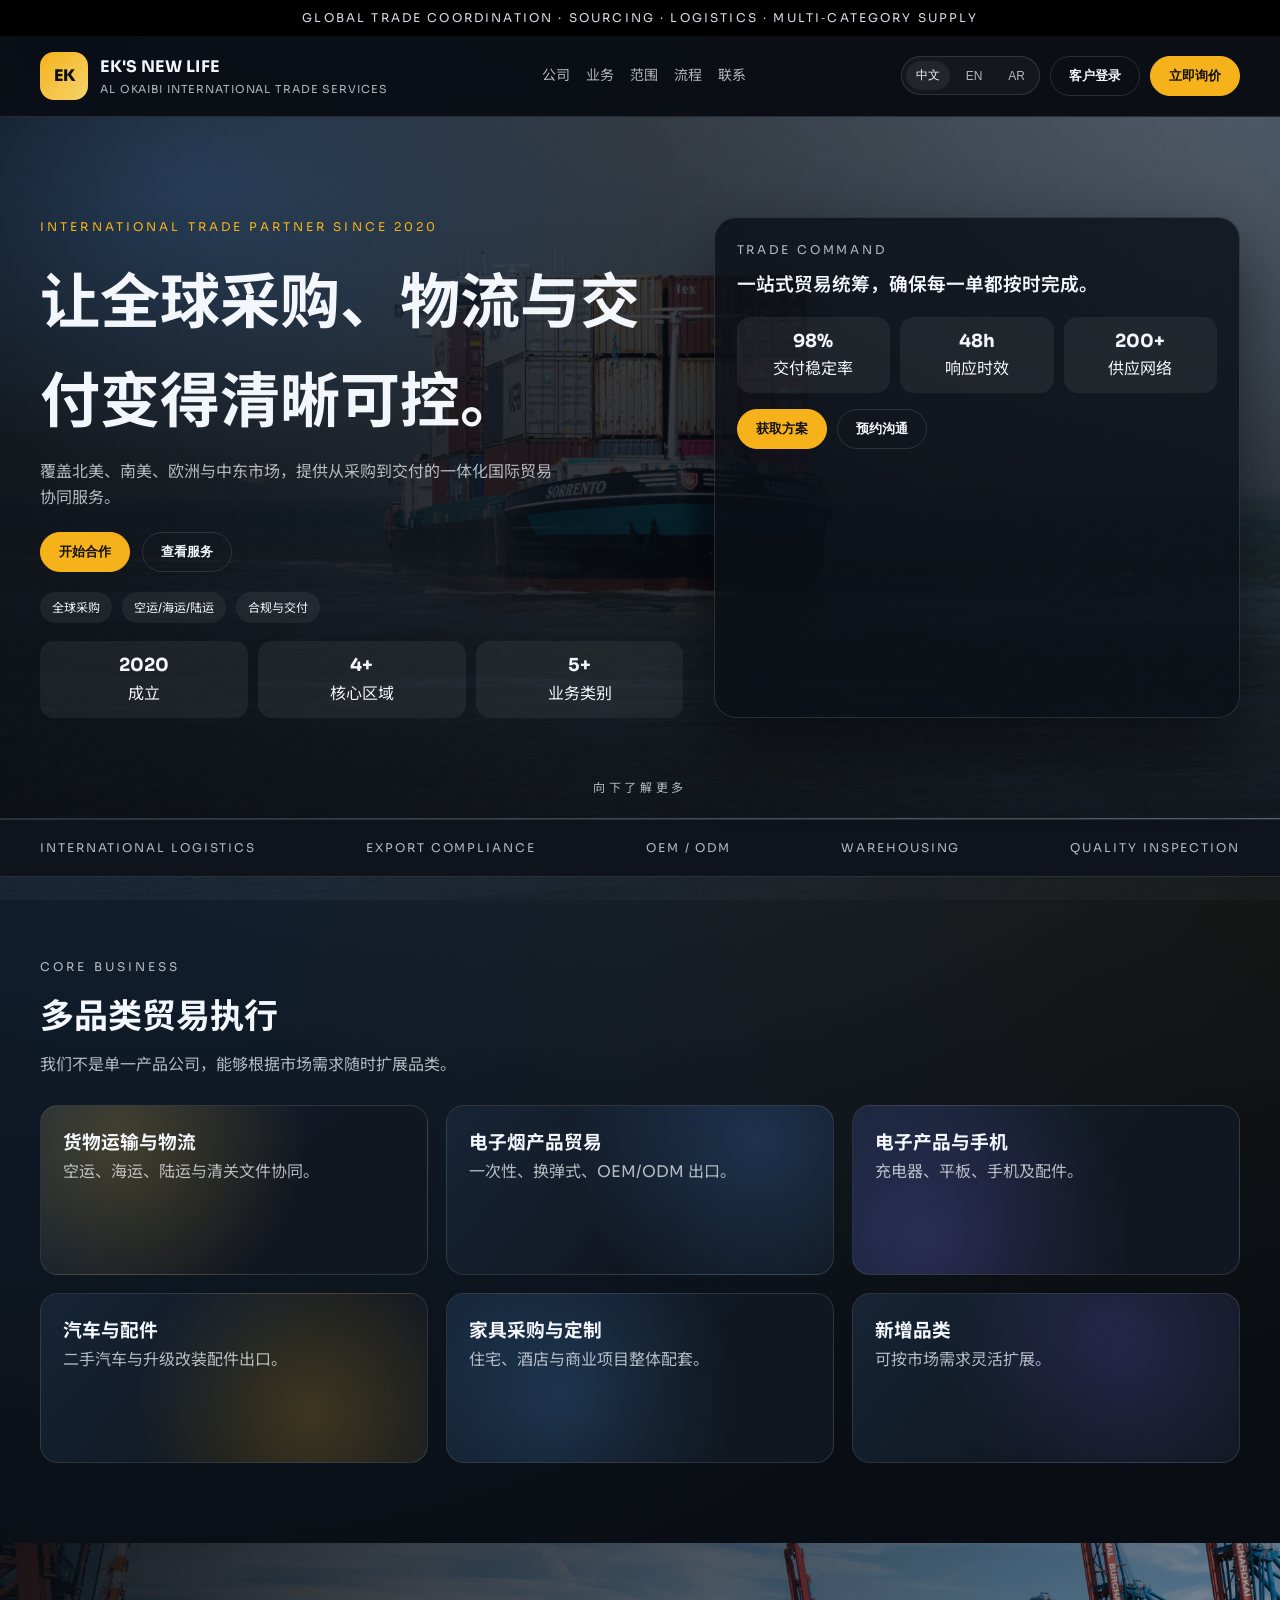
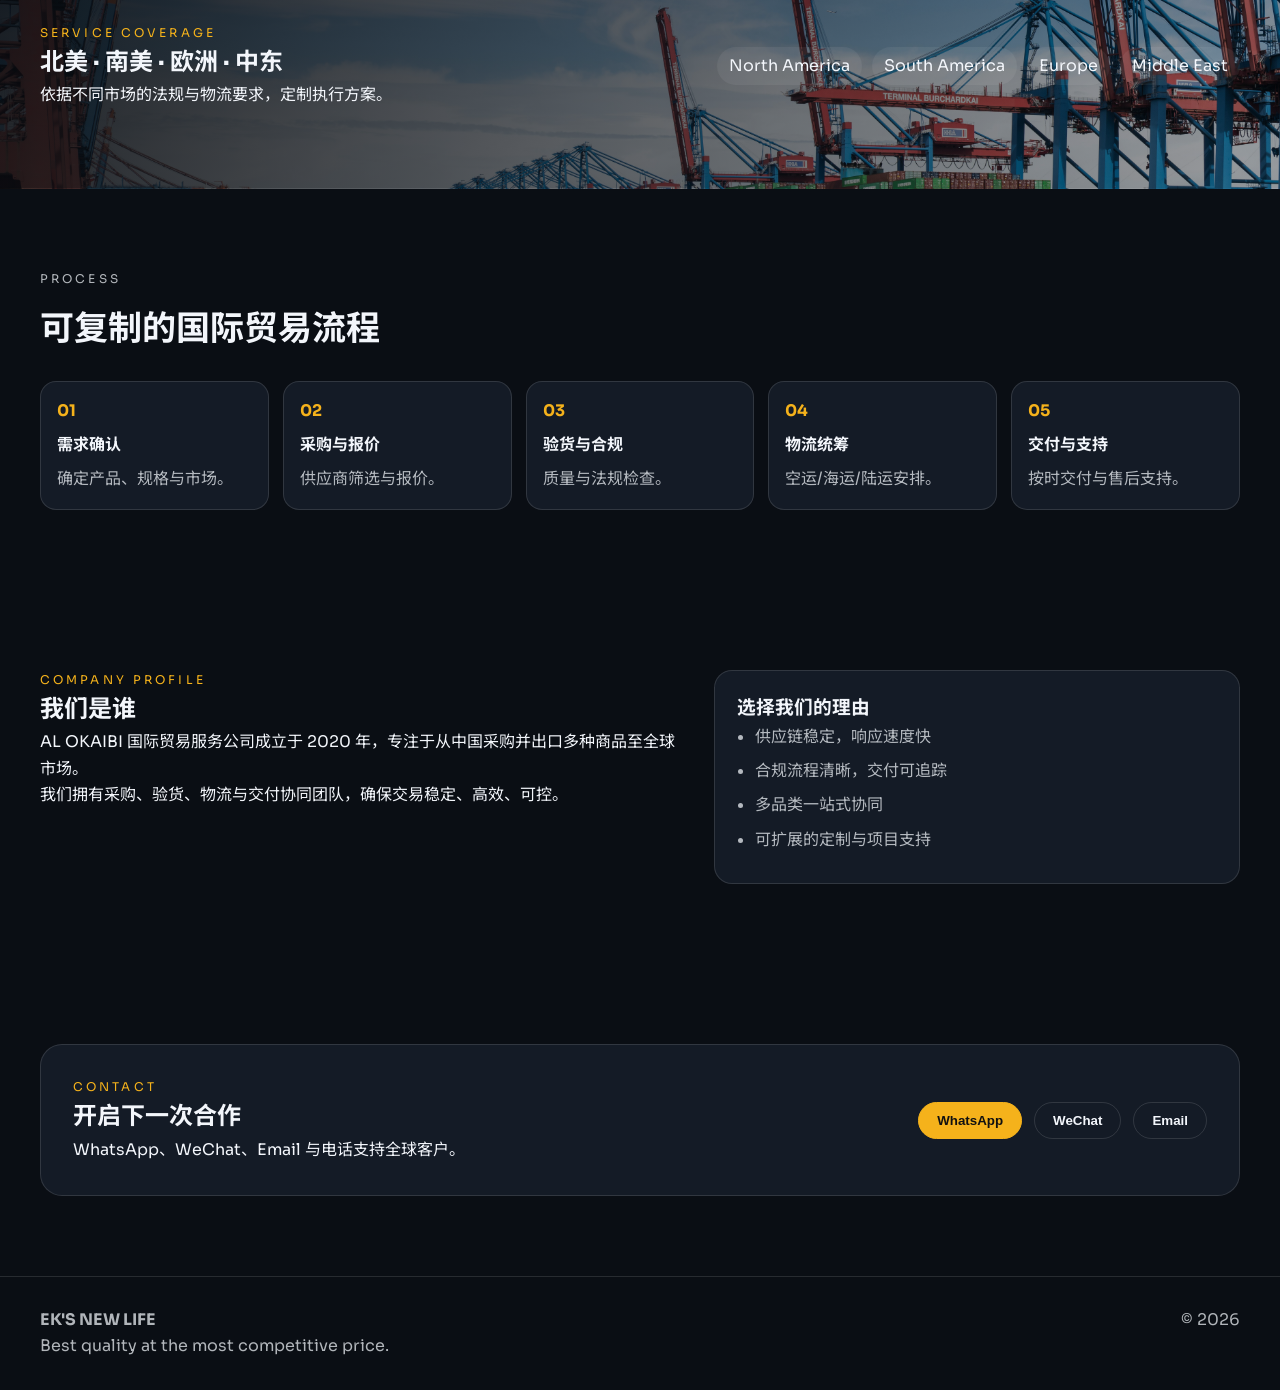
<file: index.html>
﻿<!doctype html>
<html lang="zh-CN">
<head>
  <meta charset="UTF-8" />
  <meta name="viewport" content="width=device-width, initial-scale=1.0" />
  <title>EK'S NEW LIFE | AL OKAIBI INTERNATIONAL TRADE SERVICES</title>
  <meta name="description" content="Global trade coordination, sourcing, logistics, and multi-category supply since 2020." />
  <link href="https://fonts.googleapis.com/css2?family=Playfair+Display:wght@600;700&family=Sora:wght@300;400;500;600;700&family=Noto+Sans+SC:wght@400;500;700&display=swap" rel="stylesheet" />
  <link rel="stylesheet" href="styles.css" />
</head>
<body>
  <div class="top-strip">
    <div class="container">
      <span>GLOBAL TRADE COORDINATION · SOURCING · LOGISTICS · MULTI‑CATEGORY SUPPLY</span>
    </div>
  </div>

  <header class="site-header">
    <div class="container header-inner">
      <div class="brand">
        <div class="logo">EK</div>
        <div>
          <div class="brand-title">EK'S NEW LIFE</div>
          <div class="brand-sub">AL OKAIBI INTERNATIONAL TRADE SERVICES</div>
        </div>
      </div>
      <nav class="nav">
        <a href="#about">公司</a>
        <a href="#business">业务</a>
        <a href="#coverage">范围</a>
        <a href="#process">流程</a>
        <a href="#contact">联系</a>
      </nav>
      <div class="header-actions">
        <div class="lang">
          <button class="lang-btn active">中文</button>
          <button class="lang-btn">EN</button>
          <button class="lang-btn">AR</button>
        </div>
        <button class="btn ghost">客户登录</button>
        <button class="btn primary">立即询价</button>
      </div>
    </div>
  </header>

  <main>
    <section class="hero" style="--hero-bg:url('assets/visuals/hero-ship.jpg');">
      <div class="hero-overlay"></div>
      <div class="container hero-grid">
        <div class="hero-copy">
          <p class="eyebrow">INTERNATIONAL TRADE PARTNER SINCE 2020</p>
          <h1>让全球采购、物流与交付变得清晰可控。</h1>
          <p class="lead">覆盖北美、南美、欧洲与中东市场，提供从采购到交付的一体化国际贸易协同服务。</p>
          <div class="hero-actions">
            <button class="btn primary">开始合作</button>
            <button class="btn ghost">查看服务</button>
          </div>
          <div class="hero-tags">
            <span>全球采购</span>
            <span>空运/海运/陆运</span>
            <span>合规与交付</span>
          </div>
          <div class="mini-proof">
            <div><strong>2020</strong><span>成立</span></div>
            <div><strong>4+</strong><span>核心区域</span></div>
            <div><strong>5+</strong><span>业务类别</span></div>
          </div>
        </div>
        <div class="hero-card">
          <div class="hero-card-head">TRADE COMMAND</div>
          <h3>一站式贸易统筹，确保每一单都按时完成。</h3>
          <div class="hero-stats">
            <div><strong>98%</strong><span>交付稳定率</span></div>
            <div><strong>48h</strong><span>响应时效</span></div>
            <div><strong>200+</strong><span>供应网络</span></div>
          </div>
          <div class="hero-cta">
            <button class="btn primary">获取方案</button>
            <button class="btn ghost">预约沟通</button>
          </div>
        </div>
      </div>
      <div class="scroll-hint">向下了解更多</div>
    </section>

    <section class="logo-strip">
      <div class="container">
        <div class="logo-track">
          <span>INTERNATIONAL LOGISTICS</span>
          <span>EXPORT COMPLIANCE</span>
          <span>OEM / ODM</span>
          <span>WAREHOUSING</span>
          <span>QUALITY INSPECTION</span>
        </div>
      </div>
    </section>

    <section class="section" id="business">
      <div class="container">
        <div class="section-head">
          <p class="eyebrow">CORE BUSINESS</p>
          <h2>多品类贸易执行</h2>
          <p>我们不是单一产品公司，能够根据市场需求随时扩展品类。</p>
        </div>
        <div class="card-grid">
          <article class="card bg-a"><h3>货物运输与物流</h3><p>空运、海运、陆运与清关文件协同。</p></article>
          <article class="card bg-b"><h3>电子烟产品贸易</h3><p>一次性、换弹式、OEM/ODM 出口。</p></article>
          <article class="card bg-c"><h3>电子产品与手机</h3><p>充电器、平板、手机及配件。</p></article>
          <article class="card bg-d"><h3>汽车与配件</h3><p>二手汽车与升级改装配件出口。</p></article>
          <article class="card bg-e"><h3>家具采购与定制</h3><p>住宅、酒店与商业项目整体配套。</p></article>
          <article class="card bg-f"><h3>新增品类</h3><p>可按市场需求灵活扩展。</p></article>
        </div>
      </div>
    </section>

    <section class="section visual-band" style="--band-bg:url('assets/visuals/hero-port.jpg');" id="coverage">
      <div class="container band-content">
        <div>
          <p class="eyebrow">SERVICE COVERAGE</p>
          <h2>北美 · 南美 · 欧洲 · 中东</h2>
          <p>依据不同市场的法规与物流要求，定制执行方案。</p>
        </div>
        <div class="band-tags">
          <span>North America</span>
          <span>South America</span>
          <span>Europe</span>
          <span>Middle East</span>
        </div>
      </div>
    </section>

    <section class="section" id="process">
      <div class="container">
        <div class="section-head">
          <p class="eyebrow">PROCESS</p>
          <h2>可复制的国际贸易流程</h2>
        </div>
        <div class="steps">
          <div class="step"><span>01</span><h4>需求确认</h4><p>确定产品、规格与市场。</p></div>
          <div class="step"><span>02</span><h4>采购与报价</h4><p>供应商筛选与报价。</p></div>
          <div class="step"><span>03</span><h4>验货与合规</h4><p>质量与法规检查。</p></div>
          <div class="step"><span>04</span><h4>物流统筹</h4><p>空运/海运/陆运安排。</p></div>
          <div class="step"><span>05</span><h4>交付与支持</h4><p>按时交付与售后支持。</p></div>
        </div>
      </div>
    </section>

    <section class="section" id="about">
      <div class="container split">
        <div>
          <p class="eyebrow">COMPANY PROFILE</p>
          <h2>我们是谁</h2>
          <p>AL OKAIBI 国际贸易服务公司成立于 2020 年，专注于从中国采购并出口多种商品至全球市场。</p>
          <p>我们拥有采购、验货、物流与交付协同团队，确保交易稳定、高效、可控。</p>
        </div>
        <div class="info-panel">
          <h3>选择我们的理由</h3>
          <ul>
            <li>供应链稳定，响应速度快</li>
            <li>合规流程清晰，交付可追踪</li>
            <li>多品类一站式协同</li>
            <li>可扩展的定制与项目支持</li>
          </ul>
        </div>
      </div>
    </section>

    <section class="section" id="contact">
      <div class="container contact-card">
        <div>
          <p class="eyebrow">CONTACT</p>
          <h2>开启下一次合作</h2>
          <p>WhatsApp、WeChat、Email 与电话支持全球客户。</p>
        </div>
        <div class="contact-actions">
          <button class="btn primary">WhatsApp</button>
          <button class="btn ghost">WeChat</button>
          <button class="btn ghost">Email</button>
        </div>
      </div>
    </section>
  </main>

  <footer class="footer">
    <div class="container footer-inner">
      <div>
        <strong>EK'S NEW LIFE</strong>
        <p>Best quality at the most competitive price.</p>
      </div>
      <div>© 2026</div>
    </div>
  </footer>
</body>
</html>
</file>
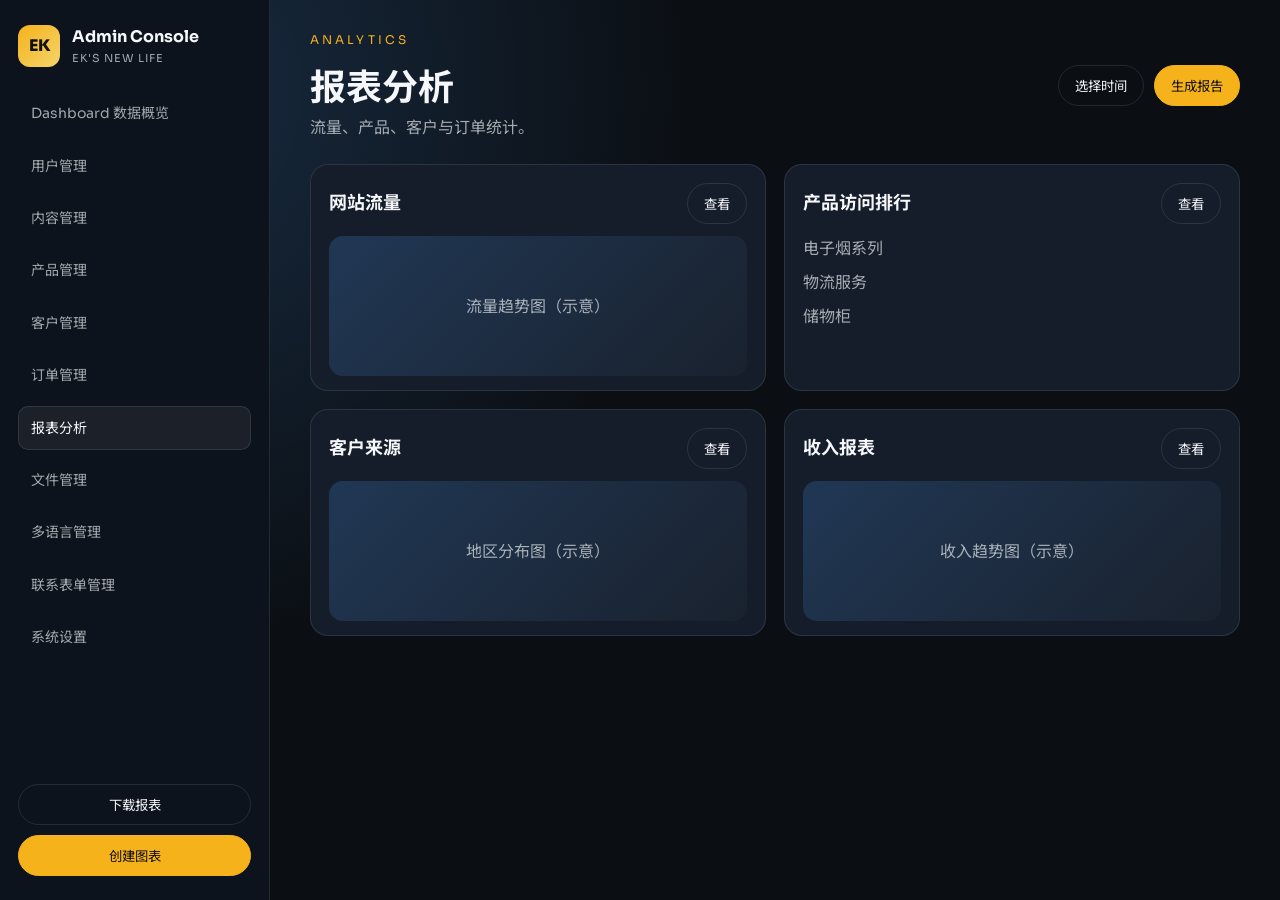
<file: admin-analytics.html>
﻿<!doctype html>
<html lang="zh-CN">
<head>
  <meta charset="UTF-8" />
  <meta name="viewport" content="width=device-width, initial-scale=1.0" />
  <title>报表分析 | Admin</title>
  <link href="https://fonts.googleapis.com/css2?family=Playfair+Display:wght@600;700&family=Sora:wght@300;400;500;600;700&family=Noto+Sans+SC:wght@400;500;700&display=swap" rel="stylesheet" />
  <link rel="stylesheet" href="admin.css" />
</head>
<body>
  <div class="admin-shell">
    <aside class="sidebar">
      <div class="sidebar-brand">
        <div class="logo">EK</div>
        <div>
          <div class="brand-title">Admin Console</div>
          <div class="brand-sub">EK'S NEW LIFE</div>
        </div>
      </div>
      <nav class="menu">
        <a class="menu-item" href="admin.html">Dashboard 数据概览</a>
        <a class="menu-item" href="admin-users.html">用户管理</a>
        <a class="menu-item" href="admin-content.html">内容管理</a>
        <a class="menu-item" href="admin-products.html">产品管理</a>
        <a class="menu-item" href="admin-crm.html">客户管理</a>
        <a class="menu-item" href="admin-orders.html">订单管理</a>
        <a class="menu-item active" href="admin-analytics.html">报表分析</a>
        <a class="menu-item" href="admin-media.html">文件管理</a>
        <a class="menu-item" href="admin-i18n.html">多语言管理</a>
        <a class="menu-item" href="admin-forms.html">联系表单管理</a>
        <a class="menu-item" href="admin-settings.html">系统设置</a>
      </nav>
      <div class="sidebar-foot">
        <button class="ghost">下载报表</button>
        <button class="primary">创建图表</button>
      </div>
    </aside>

    <main class="main">
      <header class="topbar">
        <div>
          <p class="eyebrow">ANALYTICS</p>
          <h1>报表分析</h1>
          <p class="muted">流量、产品、客户与订单统计。</p>
        </div>
        <div class="topbar-actions">
          <button class="ghost">选择时间</button>
          <button class="primary">生成报告</button>
        </div>
      </header>

      <section class="grid">
        <article class="panel">
          <div class="panel-head"><h2>网站流量</h2><button class="ghost">查看</button></div>
          <div class="chart">流量趋势图（示意）</div>
        </article>
        <article class="panel">
          <div class="panel-head"><h2>产品访问排行</h2><button class="ghost">查看</button></div>
          <ul class="list">
            <li>电子烟系列</li>
            <li>物流服务</li>
            <li>储物柜</li>
          </ul>
        </article>
        <article class="panel">
          <div class="panel-head"><h2>客户来源</h2><button class="ghost">查看</button></div>
          <div class="chart">地区分布图（示意）</div>
        </article>
        <article class="panel">
          <div class="panel-head"><h2>收入报表</h2><button class="ghost">查看</button></div>
          <div class="chart">收入趋势图（示意）</div>
        </article>
      </section>
    </main>
  </div>
</body>
</html>
</file>
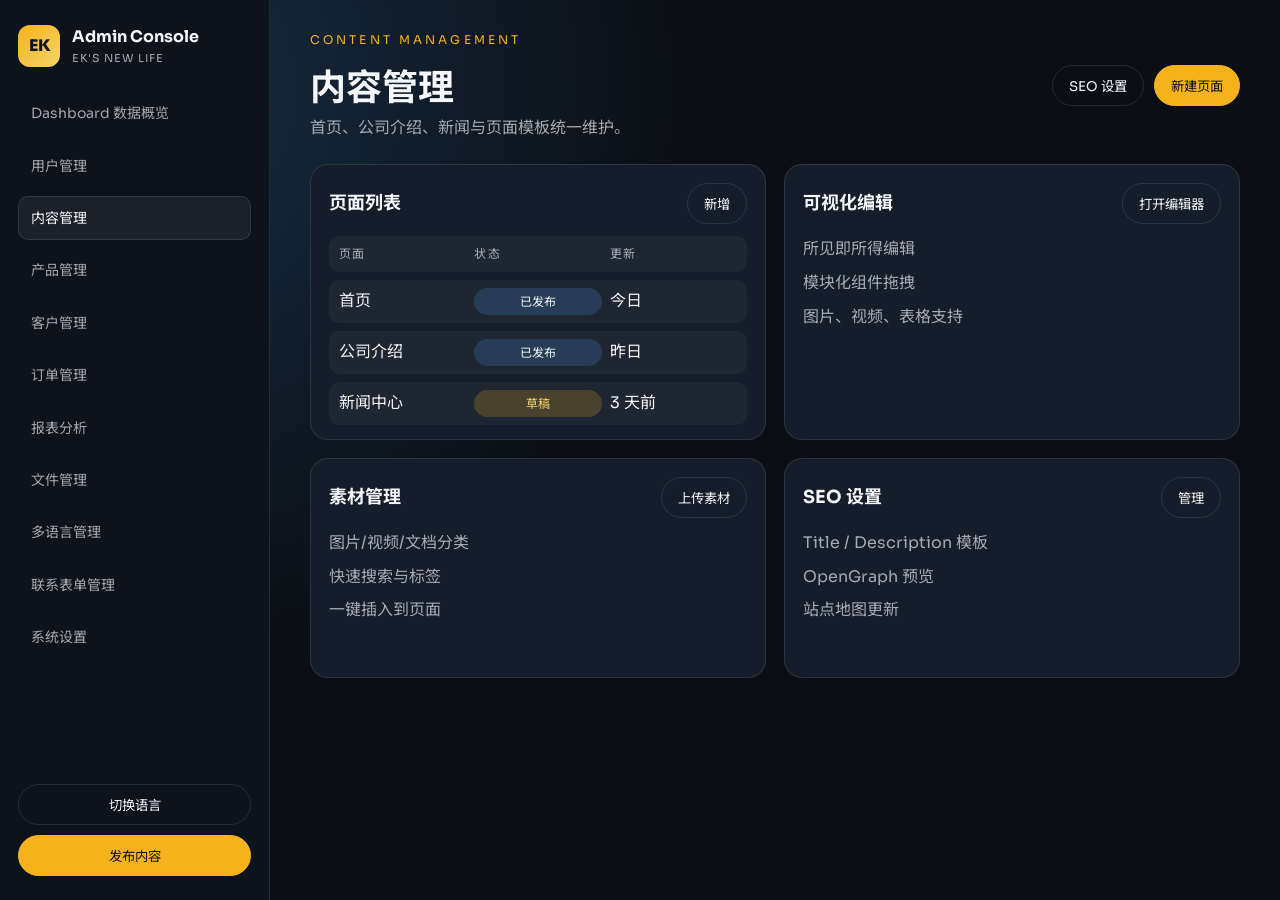
<file: admin-content.html>
﻿<!doctype html>
<html lang="zh-CN">
<head>
  <meta charset="UTF-8" />
  <meta name="viewport" content="width=device-width, initial-scale=1.0" />
  <title>内容管理 | Admin</title>
  <link href="https://fonts.googleapis.com/css2?family=Playfair+Display:wght@600;700&family=Sora:wght@300;400;500;600;700&family=Noto+Sans+SC:wght@400;500;700&display=swap" rel="stylesheet" />
  <link rel="stylesheet" href="admin.css" />
</head>
<body>
  <div class="admin-shell">
    <aside class="sidebar">
      <div class="sidebar-brand">
        <div class="logo">EK</div>
        <div>
          <div class="brand-title">Admin Console</div>
          <div class="brand-sub">EK'S NEW LIFE</div>
        </div>
      </div>
      <nav class="menu">
        <a class="menu-item" href="admin.html">Dashboard 数据概览</a>
        <a class="menu-item" href="admin-users.html">用户管理</a>
        <a class="menu-item active" href="admin-content.html">内容管理</a>
        <a class="menu-item" href="admin-products.html">产品管理</a>
        <a class="menu-item" href="admin-crm.html">客户管理</a>
        <a class="menu-item" href="admin-orders.html">订单管理</a>
        <a class="menu-item" href="admin-analytics.html">报表分析</a>
        <a class="menu-item" href="admin-media.html">文件管理</a>
        <a class="menu-item" href="admin-i18n.html">多语言管理</a>
        <a class="menu-item" href="admin-forms.html">联系表单管理</a>
        <a class="menu-item" href="admin-settings.html">系统设置</a>
      </nav>
      <div class="sidebar-foot">
        <button class="ghost">切换语言</button>
        <button class="primary">发布内容</button>
      </div>
    </aside>

    <main class="main">
      <header class="topbar">
        <div>
          <p class="eyebrow">CONTENT MANAGEMENT</p>
          <h1>内容管理</h1>
          <p class="muted">首页、公司介绍、新闻与页面模板统一维护。</p>
        </div>
        <div class="topbar-actions">
          <button class="ghost">SEO 设置</button>
          <button class="primary">新建页面</button>
        </div>
      </header>

      <section class="grid">
        <article class="panel">
          <div class="panel-head"><h2>页面列表</h2><button class="ghost">新增</button></div>
          <div class="table">
            <div class="table-row table-head"><span>页面</span><span>状态</span><span>更新</span></div>
            <div class="table-row"><span>首页</span><span class="tag">已发布</span><span>今日</span></div>
            <div class="table-row"><span>公司介绍</span><span class="tag">已发布</span><span>昨日</span></div>
            <div class="table-row"><span>新闻中心</span><span class="tag warn">草稿</span><span>3 天前</span></div>
          </div>
        </article>

        <article class="panel">
          <div class="panel-head"><h2>可视化编辑</h2><button class="ghost">打开编辑器</button></div>
          <ul class="list">
            <li>所见即所得编辑</li>
            <li>模块化组件拖拽</li>
            <li>图片、视频、表格支持</li>
          </ul>
        </article>

        <article class="panel">
          <div class="panel-head"><h2>素材管理</h2><button class="ghost">上传素材</button></div>
          <ul class="list">
            <li>图片/视频/文档分类</li>
            <li>快速搜索与标签</li>
            <li>一键插入到页面</li>
          </ul>
        </article>

        <article class="panel">
          <div class="panel-head"><h2>SEO 设置</h2><button class="ghost">管理</button></div>
          <ul class="list">
            <li>Title / Description 模板</li>
            <li>OpenGraph 预览</li>
            <li>站点地图更新</li>
          </ul>
        </article>
      </section>
    </main>
  </div>
</body>
</html>
</file>
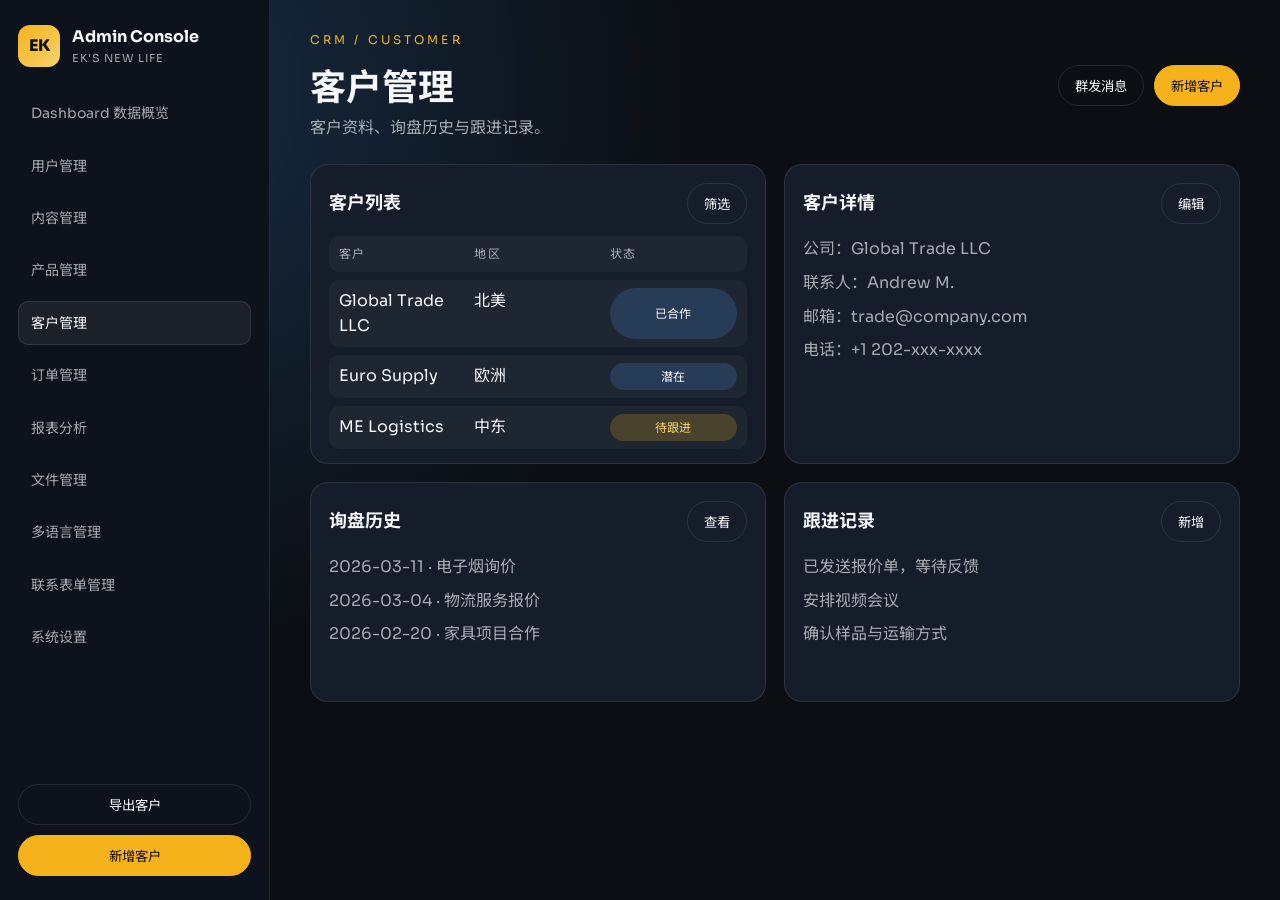
<file: admin-crm.html>
﻿<!doctype html>
<html lang="zh-CN">
<head>
  <meta charset="UTF-8" />
  <meta name="viewport" content="width=device-width, initial-scale=1.0" />
  <title>客户管理 | Admin</title>
  <link href="https://fonts.googleapis.com/css2?family=Playfair+Display:wght@600;700&family=Sora:wght@300;400;500;600;700&family=Noto+Sans+SC:wght@400;500;700&display=swap" rel="stylesheet" />
  <link rel="stylesheet" href="admin.css" />
</head>
<body>
  <div class="admin-shell">
    <aside class="sidebar">
      <div class="sidebar-brand">
        <div class="logo">EK</div>
        <div>
          <div class="brand-title">Admin Console</div>
          <div class="brand-sub">EK'S NEW LIFE</div>
        </div>
      </div>
      <nav class="menu">
        <a class="menu-item" href="admin.html">Dashboard 数据概览</a>
        <a class="menu-item" href="admin-users.html">用户管理</a>
        <a class="menu-item" href="admin-content.html">内容管理</a>
        <a class="menu-item" href="admin-products.html">产品管理</a>
        <a class="menu-item active" href="admin-crm.html">客户管理</a>
        <a class="menu-item" href="admin-orders.html">订单管理</a>
        <a class="menu-item" href="admin-analytics.html">报表分析</a>
        <a class="menu-item" href="admin-media.html">文件管理</a>
        <a class="menu-item" href="admin-i18n.html">多语言管理</a>
        <a class="menu-item" href="admin-forms.html">联系表单管理</a>
        <a class="menu-item" href="admin-settings.html">系统设置</a>
      </nav>
      <div class="sidebar-foot">
        <button class="ghost">导出客户</button>
        <button class="primary">新增客户</button>
      </div>
    </aside>

    <main class="main">
      <header class="topbar">
        <div>
          <p class="eyebrow">CRM / CUSTOMER</p>
          <h1>客户管理</h1>
          <p class="muted">客户资料、询盘历史与跟进记录。</p>
        </div>
        <div class="topbar-actions">
          <button class="ghost">群发消息</button>
          <button class="primary">新增客户</button>
        </div>
      </header>

      <section class="grid">
        <article class="panel">
          <div class="panel-head"><h2>客户列表</h2><button class="ghost">筛选</button></div>
          <div class="table">
            <div class="table-row table-head"><span>客户</span><span>地区</span><span>状态</span></div>
            <div class="table-row"><span>Global Trade LLC</span><span>北美</span><span class="tag">已合作</span></div>
            <div class="table-row"><span>Euro Supply</span><span>欧洲</span><span class="tag">潜在</span></div>
            <div class="table-row"><span>ME Logistics</span><span>中东</span><span class="tag warn">待跟进</span></div>
          </div>
        </article>

        <article class="panel">
          <div class="panel-head"><h2>客户详情</h2><button class="ghost">编辑</button></div>
          <ul class="list">
            <li>公司：Global Trade LLC</li>
            <li>联系人：Andrew M.</li>
            <li>邮箱：trade@company.com</li>
            <li>电话：+1 202-xxx-xxxx</li>
          </ul>
        </article>

        <article class="panel">
          <div class="panel-head"><h2>询盘历史</h2><button class="ghost">查看</button></div>
          <ul class="list">
            <li>2026-03-11 · 电子烟询价</li>
            <li>2026-03-04 · 物流服务报价</li>
            <li>2026-02-20 · 家具项目合作</li>
          </ul>
        </article>

        <article class="panel">
          <div class="panel-head"><h2>跟进记录</h2><button class="ghost">新增</button></div>
          <ul class="list">
            <li>已发送报价单，等待反馈</li>
            <li>安排视频会议</li>
            <li>确认样品与运输方式</li>
          </ul>
        </article>
      </section>
    </main>
  </div>
</body>
</html>
</file>
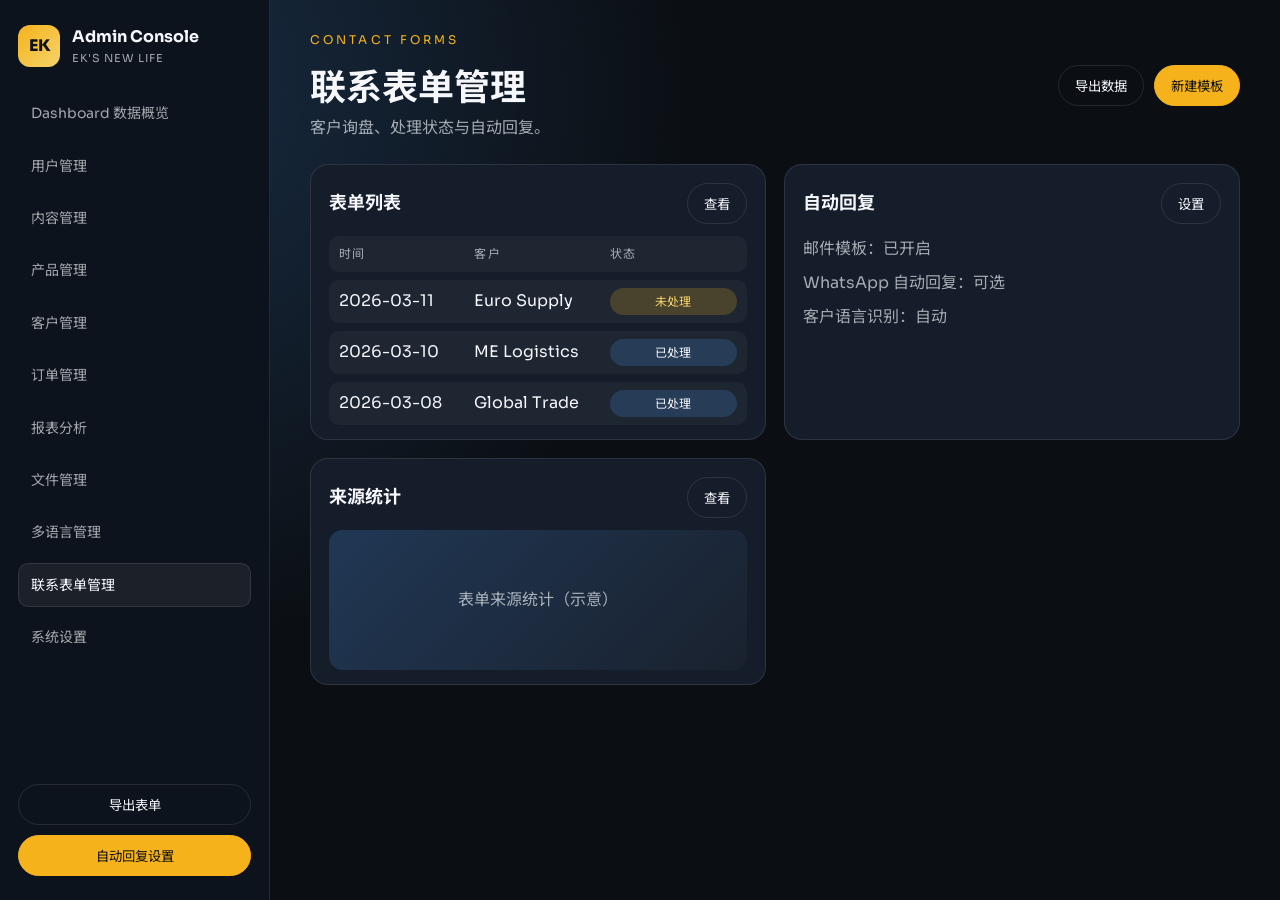
<file: admin-forms.html>
﻿<!doctype html>
<html lang="zh-CN">
<head>
  <meta charset="UTF-8" />
  <meta name="viewport" content="width=device-width, initial-scale=1.0" />
  <title>联系表单管理 | Admin</title>
  <link href="https://fonts.googleapis.com/css2?family=Playfair+Display:wght@600;700&family=Sora:wght@300;400;500;600;700&family=Noto+Sans+SC:wght@400;500;700&display=swap" rel="stylesheet" />
  <link rel="stylesheet" href="admin.css" />
</head>
<body>
  <div class="admin-shell">
    <aside class="sidebar">
      <div class="sidebar-brand">
        <div class="logo">EK</div>
        <div>
          <div class="brand-title">Admin Console</div>
          <div class="brand-sub">EK'S NEW LIFE</div>
        </div>
      </div>
      <nav class="menu">
        <a class="menu-item" href="admin.html">Dashboard 数据概览</a>
        <a class="menu-item" href="admin-users.html">用户管理</a>
        <a class="menu-item" href="admin-content.html">内容管理</a>
        <a class="menu-item" href="admin-products.html">产品管理</a>
        <a class="menu-item" href="admin-crm.html">客户管理</a>
        <a class="menu-item" href="admin-orders.html">订单管理</a>
        <a class="menu-item" href="admin-analytics.html">报表分析</a>
        <a class="menu-item" href="admin-media.html">文件管理</a>
        <a class="menu-item" href="admin-i18n.html">多语言管理</a>
        <a class="menu-item active" href="admin-forms.html">联系表单管理</a>
        <a class="menu-item" href="admin-settings.html">系统设置</a>
      </nav>
      <div class="sidebar-foot">
        <button class="ghost">导出表单</button>
        <button class="primary">自动回复设置</button>
      </div>
    </aside>

    <main class="main">
      <header class="topbar">
        <div>
          <p class="eyebrow">CONTACT FORMS</p>
          <h1>联系表单管理</h1>
          <p class="muted">客户询盘、处理状态与自动回复。</p>
        </div>
        <div class="topbar-actions">
          <button class="ghost">导出数据</button>
          <button class="primary">新建模板</button>
        </div>
      </header>

      <section class="grid">
        <article class="panel">
          <div class="panel-head"><h2>表单列表</h2><button class="ghost">查看</button></div>
          <div class="table">
            <div class="table-row table-head"><span>时间</span><span>客户</span><span>状态</span></div>
            <div class="table-row"><span>2026-03-11</span><span>Euro Supply</span><span class="tag warn">未处理</span></div>
            <div class="table-row"><span>2026-03-10</span><span>ME Logistics</span><span class="tag">已处理</span></div>
            <div class="table-row"><span>2026-03-08</span><span>Global Trade</span><span class="tag">已处理</span></div>
          </div>
        </article>

        <article class="panel">
          <div class="panel-head"><h2>自动回复</h2><button class="ghost">设置</button></div>
          <ul class="list">
            <li>邮件模板：已开启</li>
            <li>WhatsApp 自动回复：可选</li>
            <li>客户语言识别：自动</li>
          </ul>
        </article>

        <article class="panel">
          <div class="panel-head"><h2>来源统计</h2><button class="ghost">查看</button></div>
          <div class="chart">表单来源统计（示意）</div>
        </article>
      </section>
    </main>
  </div>
</body>
</html>
</file>
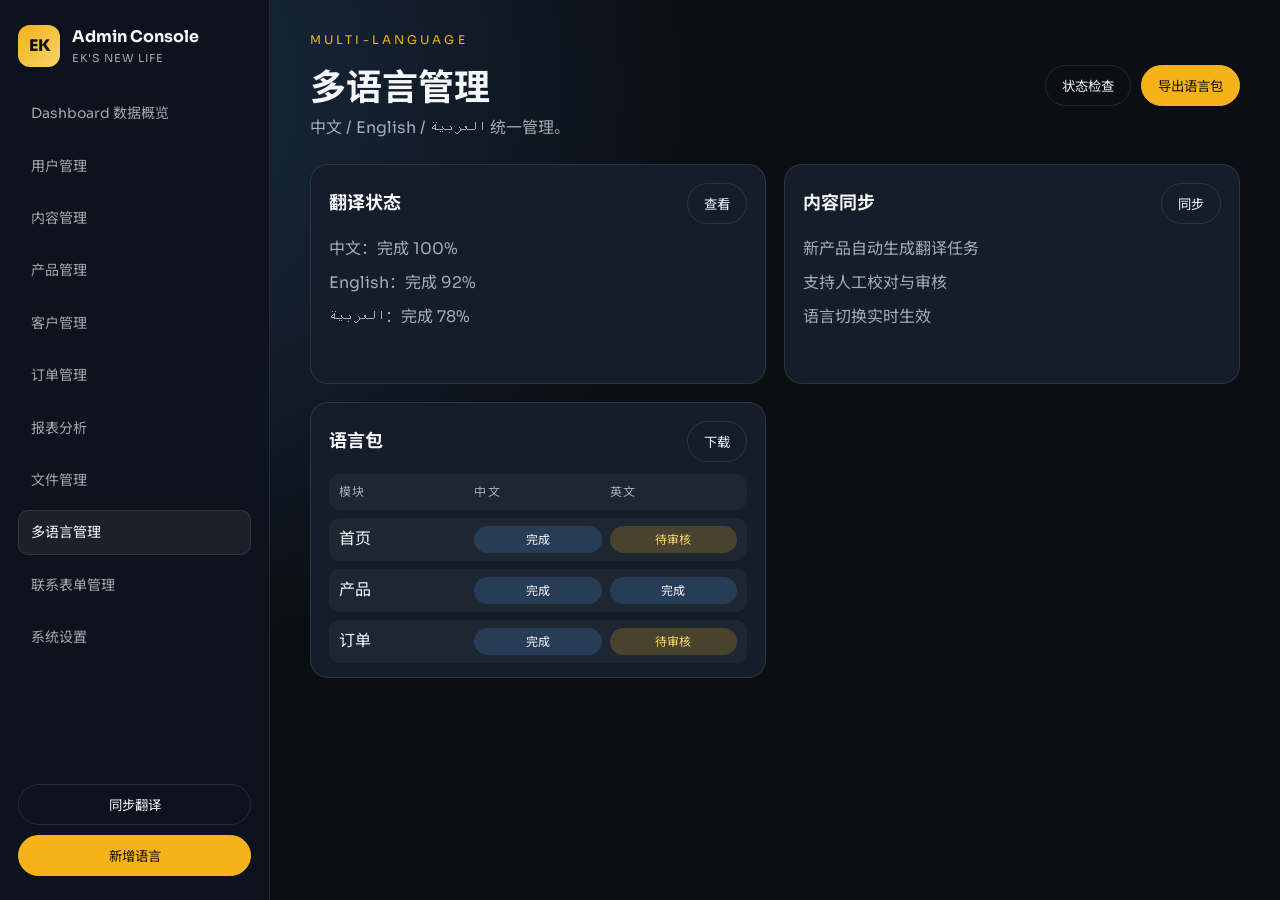
<file: admin-i18n.html>
﻿<!doctype html>
<html lang="zh-CN">
<head>
  <meta charset="UTF-8" />
  <meta name="viewport" content="width=device-width, initial-scale=1.0" />
  <title>多语言管理 | Admin</title>
  <link href="https://fonts.googleapis.com/css2?family=Playfair+Display:wght@600;700&family=Sora:wght@300;400;500;600;700&family=Noto+Sans+SC:wght@400;500;700&display=swap" rel="stylesheet" />
  <link rel="stylesheet" href="admin.css" />
</head>
<body>
  <div class="admin-shell">
    <aside class="sidebar">
      <div class="sidebar-brand">
        <div class="logo">EK</div>
        <div>
          <div class="brand-title">Admin Console</div>
          <div class="brand-sub">EK'S NEW LIFE</div>
        </div>
      </div>
      <nav class="menu">
        <a class="menu-item" href="admin.html">Dashboard 数据概览</a>
        <a class="menu-item" href="admin-users.html">用户管理</a>
        <a class="menu-item" href="admin-content.html">内容管理</a>
        <a class="menu-item" href="admin-products.html">产品管理</a>
        <a class="menu-item" href="admin-crm.html">客户管理</a>
        <a class="menu-item" href="admin-orders.html">订单管理</a>
        <a class="menu-item" href="admin-analytics.html">报表分析</a>
        <a class="menu-item" href="admin-media.html">文件管理</a>
        <a class="menu-item active" href="admin-i18n.html">多语言管理</a>
        <a class="menu-item" href="admin-forms.html">联系表单管理</a>
        <a class="menu-item" href="admin-settings.html">系统设置</a>
      </nav>
      <div class="sidebar-foot">
        <button class="ghost">同步翻译</button>
        <button class="primary">新增语言</button>
      </div>
    </aside>

    <main class="main">
      <header class="topbar">
        <div>
          <p class="eyebrow">MULTI-LANGUAGE</p>
          <h1>多语言管理</h1>
          <p class="muted">中文 / English / العربية 统一管理。</p>
        </div>
        <div class="topbar-actions">
          <button class="ghost">状态检查</button>
          <button class="primary">导出语言包</button>
        </div>
      </header>

      <section class="grid">
        <article class="panel">
          <div class="panel-head"><h2>翻译状态</h2><button class="ghost">查看</button></div>
          <ul class="list">
            <li>中文：完成 100%</li>
            <li>English：完成 92%</li>
            <li>العربية：完成 78%</li>
          </ul>
        </article>
        <article class="panel">
          <div class="panel-head"><h2>内容同步</h2><button class="ghost">同步</button></div>
          <ul class="list">
            <li>新产品自动生成翻译任务</li>
            <li>支持人工校对与审核</li>
            <li>语言切换实时生效</li>
          </ul>
        </article>
        <article class="panel">
          <div class="panel-head"><h2>语言包</h2><button class="ghost">下载</button></div>
          <div class="table">
            <div class="table-row table-head"><span>模块</span><span>中文</span><span>英文</span></div>
            <div class="table-row"><span>首页</span><span class="tag">完成</span><span class="tag warn">待审核</span></div>
            <div class="table-row"><span>产品</span><span class="tag">完成</span><span class="tag">完成</span></div>
            <div class="table-row"><span>订单</span><span class="tag">完成</span><span class="tag warn">待审核</span></div>
          </div>
        </article>
      </section>
    </main>
  </div>
</body>
</html>
</file>
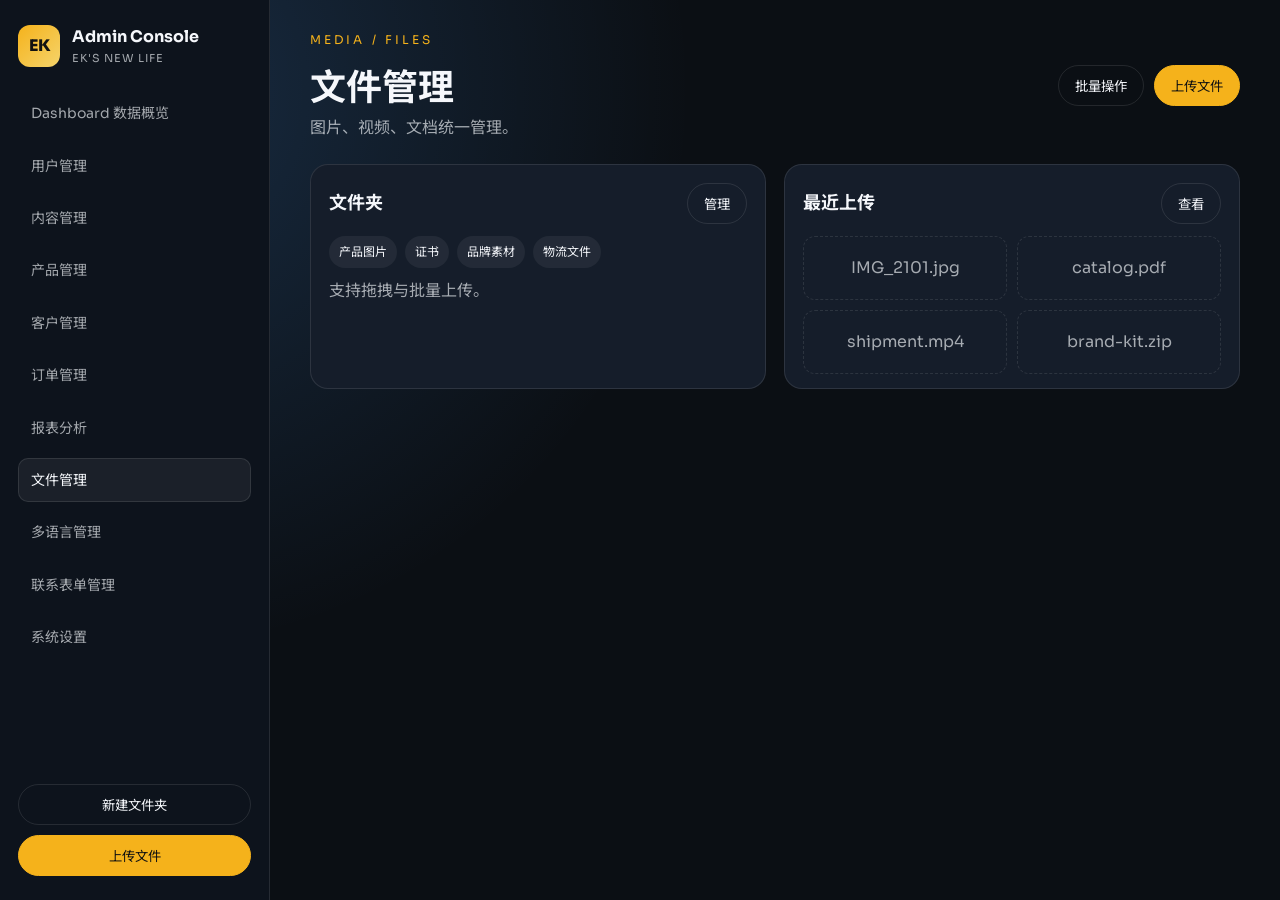
<file: admin-media.html>
﻿<!doctype html>
<html lang="zh-CN">
<head>
  <meta charset="UTF-8" />
  <meta name="viewport" content="width=device-width, initial-scale=1.0" />
  <title>文件管理 | Admin</title>
  <link href="https://fonts.googleapis.com/css2?family=Playfair+Display:wght@600;700&family=Sora:wght@300;400;500;600;700&family=Noto+Sans+SC:wght@400;500;700&display=swap" rel="stylesheet" />
  <link rel="stylesheet" href="admin.css" />
</head>
<body>
  <div class="admin-shell">
    <aside class="sidebar">
      <div class="sidebar-brand">
        <div class="logo">EK</div>
        <div>
          <div class="brand-title">Admin Console</div>
          <div class="brand-sub">EK'S NEW LIFE</div>
        </div>
      </div>
      <nav class="menu">
        <a class="menu-item" href="admin.html">Dashboard 数据概览</a>
        <a class="menu-item" href="admin-users.html">用户管理</a>
        <a class="menu-item" href="admin-content.html">内容管理</a>
        <a class="menu-item" href="admin-products.html">产品管理</a>
        <a class="menu-item" href="admin-crm.html">客户管理</a>
        <a class="menu-item" href="admin-orders.html">订单管理</a>
        <a class="menu-item" href="admin-analytics.html">报表分析</a>
        <a class="menu-item active" href="admin-media.html">文件管理</a>
        <a class="menu-item" href="admin-i18n.html">多语言管理</a>
        <a class="menu-item" href="admin-forms.html">联系表单管理</a>
        <a class="menu-item" href="admin-settings.html">系统设置</a>
      </nav>
      <div class="sidebar-foot">
        <button class="ghost">新建文件夹</button>
        <button class="primary">上传文件</button>
      </div>
    </aside>

    <main class="main">
      <header class="topbar">
        <div>
          <p class="eyebrow">MEDIA / FILES</p>
          <h1>文件管理</h1>
          <p class="muted">图片、视频、文档统一管理。</p>
        </div>
        <div class="topbar-actions">
          <button class="ghost">批量操作</button>
          <button class="primary">上传文件</button>
        </div>
      </header>

      <section class="grid">
        <article class="panel">
          <div class="panel-head"><h2>文件夹</h2><button class="ghost">管理</button></div>
          <div class="pill-group">
            <span>产品图片</span><span>证书</span><span>品牌素材</span><span>物流文件</span>
          </div>
          <p class="muted">支持拖拽与批量上传。</p>
        </article>
        <article class="panel">
          <div class="panel-head"><h2>最近上传</h2><button class="ghost">查看</button></div>
          <div class="media-grid">
            <div class="media-card">IMG_2101.jpg</div>
            <div class="media-card">catalog.pdf</div>
            <div class="media-card">shipment.mp4</div>
            <div class="media-card">brand-kit.zip</div>
          </div>
        </article>
      </section>
    </main>
  </div>
</body>
</html>
</file>
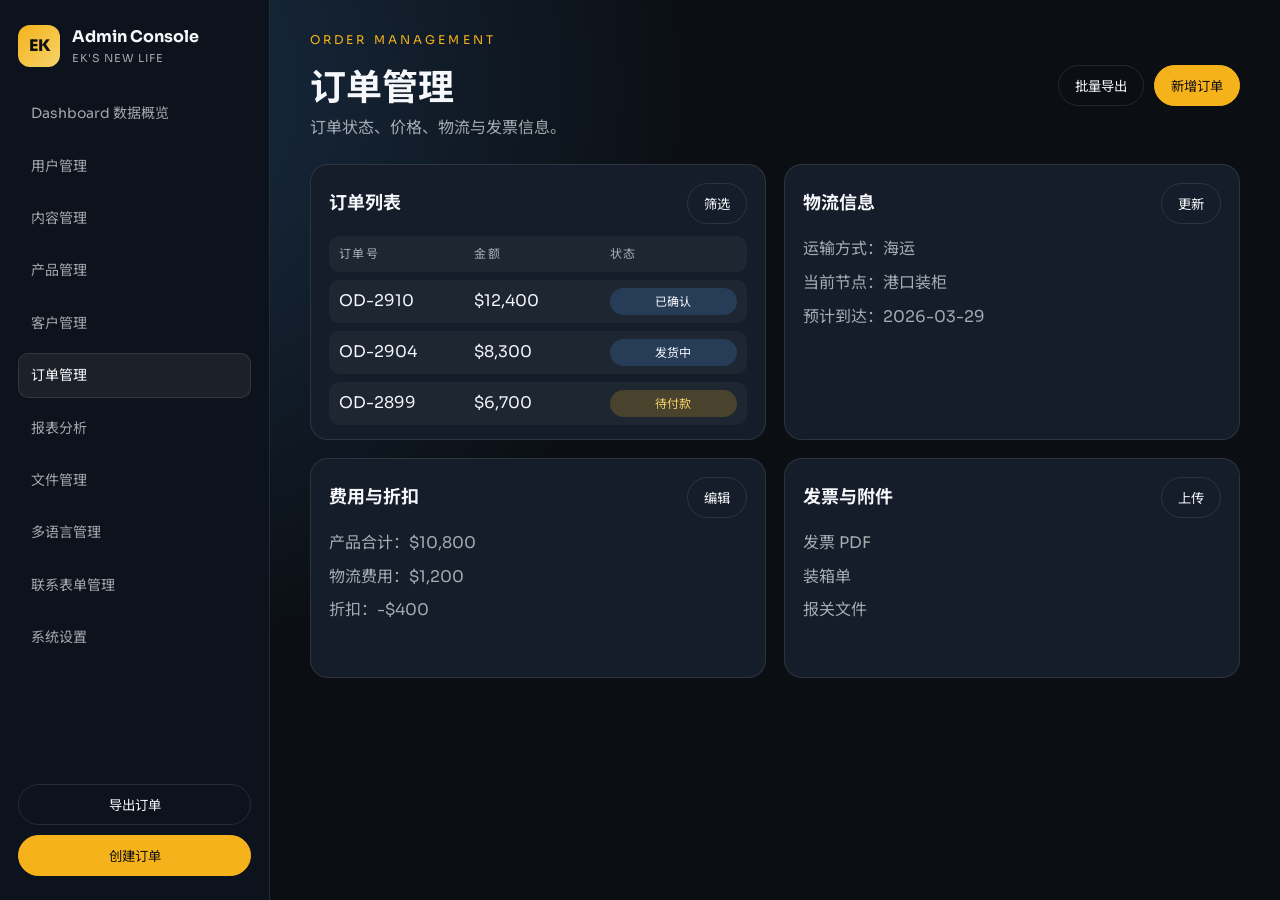
<file: admin-orders.html>
﻿<!doctype html>
<html lang="zh-CN">
<head>
  <meta charset="UTF-8" />
  <meta name="viewport" content="width=device-width, initial-scale=1.0" />
  <title>订单管理 | Admin</title>
  <link href="https://fonts.googleapis.com/css2?family=Playfair+Display:wght@600;700&family=Sora:wght@300;400;500;600;700&family=Noto+Sans+SC:wght@400;500;700&display=swap" rel="stylesheet" />
  <link rel="stylesheet" href="admin.css" />
</head>
<body>
  <div class="admin-shell">
    <aside class="sidebar">
      <div class="sidebar-brand">
        <div class="logo">EK</div>
        <div>
          <div class="brand-title">Admin Console</div>
          <div class="brand-sub">EK'S NEW LIFE</div>
        </div>
      </div>
      <nav class="menu">
        <a class="menu-item" href="admin.html">Dashboard 数据概览</a>
        <a class="menu-item" href="admin-users.html">用户管理</a>
        <a class="menu-item" href="admin-content.html">内容管理</a>
        <a class="menu-item" href="admin-products.html">产品管理</a>
        <a class="menu-item" href="admin-crm.html">客户管理</a>
        <a class="menu-item active" href="admin-orders.html">订单管理</a>
        <a class="menu-item" href="admin-analytics.html">报表分析</a>
        <a class="menu-item" href="admin-media.html">文件管理</a>
        <a class="menu-item" href="admin-i18n.html">多语言管理</a>
        <a class="menu-item" href="admin-forms.html">联系表单管理</a>
        <a class="menu-item" href="admin-settings.html">系统设置</a>
      </nav>
      <div class="sidebar-foot">
        <button class="ghost">导出订单</button>
        <button class="primary">创建订单</button>
      </div>
    </aside>

    <main class="main">
      <header class="topbar">
        <div>
          <p class="eyebrow">ORDER MANAGEMENT</p>
          <h1>订单管理</h1>
          <p class="muted">订单状态、价格、物流与发票信息。</p>
        </div>
        <div class="topbar-actions">
          <button class="ghost">批量导出</button>
          <button class="primary">新增订单</button>
        </div>
      </header>

      <section class="grid">
        <article class="panel">
          <div class="panel-head"><h2>订单列表</h2><button class="ghost">筛选</button></div>
          <div class="table">
            <div class="table-row table-head"><span>订单号</span><span>金额</span><span>状态</span></div>
            <div class="table-row"><span>OD-2910</span><span>$12,400</span><span class="tag">已确认</span></div>
            <div class="table-row"><span>OD-2904</span><span>$8,300</span><span class="tag">发货中</span></div>
            <div class="table-row"><span>OD-2899</span><span>$6,700</span><span class="tag warn">待付款</span></div>
          </div>
        </article>

        <article class="panel">
          <div class="panel-head"><h2>物流信息</h2><button class="ghost">更新</button></div>
          <ul class="list">
            <li>运输方式：海运</li>
            <li>当前节点：港口装柜</li>
            <li>预计到达：2026-03-29</li>
          </ul>
        </article>

        <article class="panel">
          <div class="panel-head"><h2>费用与折扣</h2><button class="ghost">编辑</button></div>
          <ul class="list">
            <li>产品合计：$10,800</li>
            <li>物流费用：$1,200</li>
            <li>折扣：-$400</li>
          </ul>
        </article>

        <article class="panel">
          <div class="panel-head"><h2>发票与附件</h2><button class="ghost">上传</button></div>
          <ul class="list">
            <li>发票 PDF</li>
            <li>装箱单</li>
            <li>报关文件</li>
          </ul>
        </article>
      </section>
    </main>
  </div>
</body>
</html>
</file>
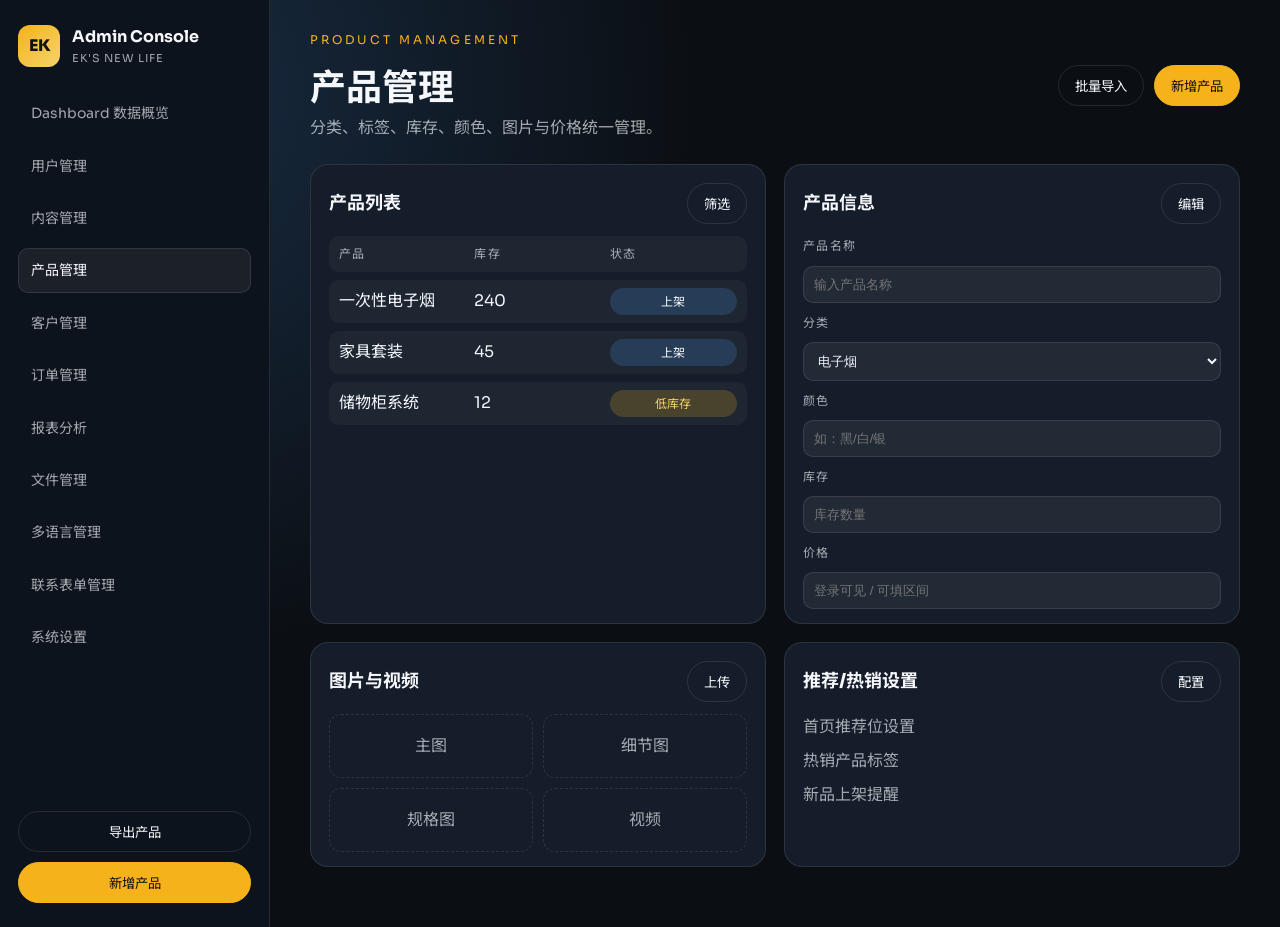
<file: admin-products.html>
﻿<!doctype html>
<html lang="zh-CN">
<head>
  <meta charset="UTF-8" />
  <meta name="viewport" content="width=device-width, initial-scale=1.0" />
  <title>产品管理 | Admin</title>
  <link href="https://fonts.googleapis.com/css2?family=Playfair+Display:wght@600;700&family=Sora:wght@300;400;500;600;700&family=Noto+Sans+SC:wght@400;500;700&display=swap" rel="stylesheet" />
  <link rel="stylesheet" href="admin.css" />
</head>
<body>
  <div class="admin-shell">
    <aside class="sidebar">
      <div class="sidebar-brand">
        <div class="logo">EK</div>
        <div>
          <div class="brand-title">Admin Console</div>
          <div class="brand-sub">EK'S NEW LIFE</div>
        </div>
      </div>
      <nav class="menu">
        <a class="menu-item" href="admin.html">Dashboard 数据概览</a>
        <a class="menu-item" href="admin-users.html">用户管理</a>
        <a class="menu-item" href="admin-content.html">内容管理</a>
        <a class="menu-item active" href="admin-products.html">产品管理</a>
        <a class="menu-item" href="admin-crm.html">客户管理</a>
        <a class="menu-item" href="admin-orders.html">订单管理</a>
        <a class="menu-item" href="admin-analytics.html">报表分析</a>
        <a class="menu-item" href="admin-media.html">文件管理</a>
        <a class="menu-item" href="admin-i18n.html">多语言管理</a>
        <a class="menu-item" href="admin-forms.html">联系表单管理</a>
        <a class="menu-item" href="admin-settings.html">系统设置</a>
      </nav>
      <div class="sidebar-foot">
        <button class="ghost">导出产品</button>
        <button class="primary">新增产品</button>
      </div>
    </aside>

    <main class="main">
      <header class="topbar">
        <div>
          <p class="eyebrow">PRODUCT MANAGEMENT</p>
          <h1>产品管理</h1>
          <p class="muted">分类、标签、库存、颜色、图片与价格统一管理。</p>
        </div>
        <div class="topbar-actions">
          <button class="ghost">批量导入</button>
          <button class="primary">新增产品</button>
        </div>
      </header>

      <section class="grid">
        <article class="panel">
          <div class="panel-head"><h2>产品列表</h2><button class="ghost">筛选</button></div>
          <div class="table">
            <div class="table-row table-head"><span>产品</span><span>库存</span><span>状态</span></div>
            <div class="table-row"><span>一次性电子烟</span><span>240</span><span class="tag">上架</span></div>
            <div class="table-row"><span>家具套装</span><span>45</span><span class="tag">上架</span></div>
            <div class="table-row"><span>储物柜系统</span><span>12</span><span class="tag warn">低库存</span></div>
          </div>
        </article>

        <article class="panel">
          <div class="panel-head"><h2>产品信息</h2><button class="ghost">编辑</button></div>
          <div class="form">
            <label>产品名称</label>
            <input type="text" placeholder="输入产品名称" />
            <label>分类</label>
            <select><option>电子烟</option><option>物流服务</option><option>家具</option></select>
            <label>颜色</label>
            <input type="text" placeholder="如：黑/白/银" />
            <label>库存</label>
            <input type="number" placeholder="库存数量" />
            <label>价格</label>
            <input type="text" placeholder="登录可见 / 可填区间" />
          </div>
        </article>

        <article class="panel">
          <div class="panel-head"><h2>图片与视频</h2><button class="ghost">上传</button></div>
          <div class="media-grid">
            <div class="media-card">主图</div>
            <div class="media-card">细节图</div>
            <div class="media-card">规格图</div>
            <div class="media-card">视频</div>
          </div>
        </article>

        <article class="panel">
          <div class="panel-head"><h2>推荐/热销设置</h2><button class="ghost">配置</button></div>
          <ul class="list">
            <li>首页推荐位设置</li>
            <li>热销产品标签</li>
            <li>新品上架提醒</li>
          </ul>
        </article>
      </section>
    </main>
  </div>
</body>
</html>
</file>
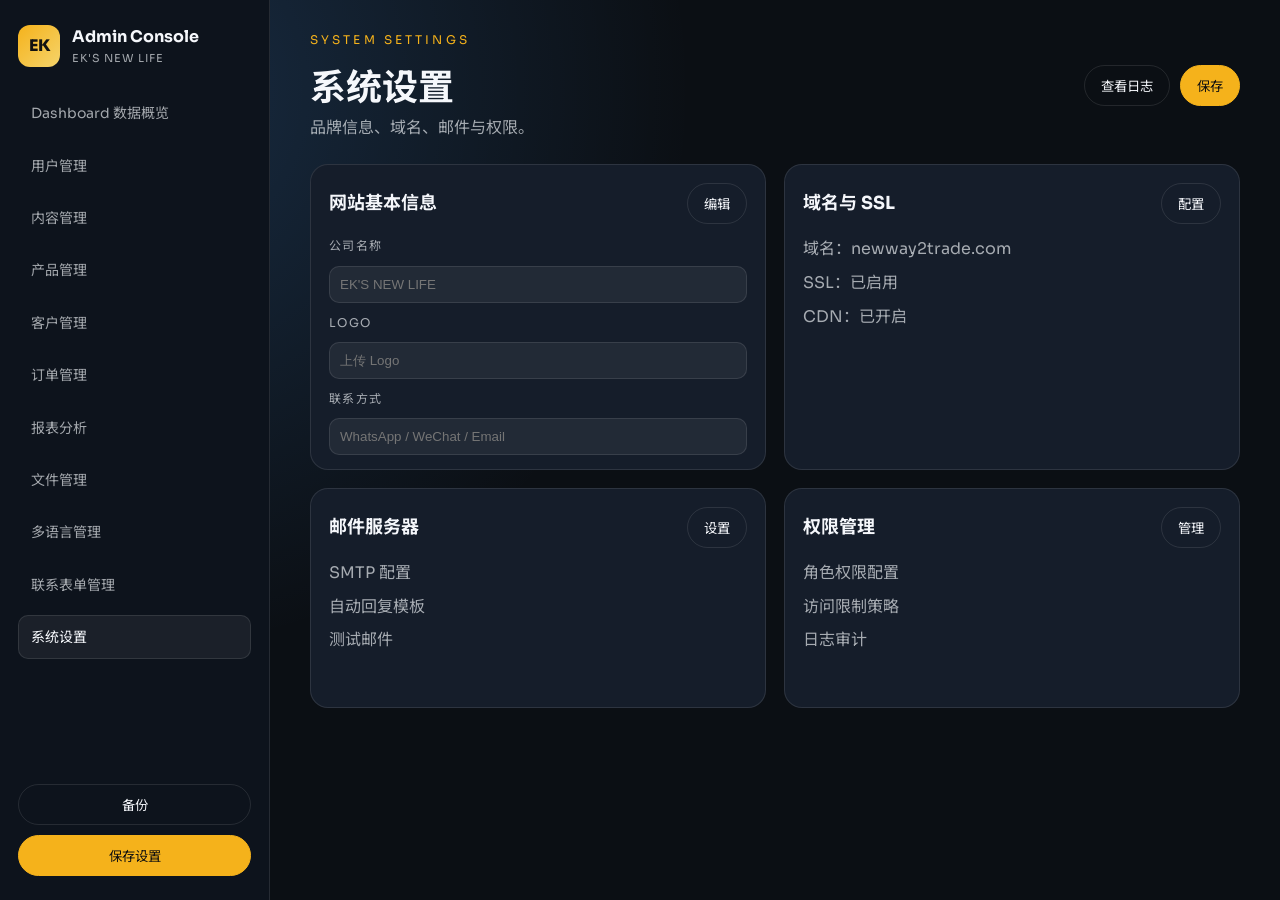
<file: admin-settings.html>
﻿<!doctype html>
<html lang="zh-CN">
<head>
  <meta charset="UTF-8" />
  <meta name="viewport" content="width=device-width, initial-scale=1.0" />
  <title>系统设置 | Admin</title>
  <link href="https://fonts.googleapis.com/css2?family=Playfair+Display:wght@600;700&family=Sora:wght@300;400;500;600;700&family=Noto+Sans+SC:wght@400;500;700&display=swap" rel="stylesheet" />
  <link rel="stylesheet" href="admin.css" />
</head>
<body>
  <div class="admin-shell">
    <aside class="sidebar">
      <div class="sidebar-brand">
        <div class="logo">EK</div>
        <div>
          <div class="brand-title">Admin Console</div>
          <div class="brand-sub">EK'S NEW LIFE</div>
        </div>
      </div>
      <nav class="menu">
        <a class="menu-item" href="admin.html">Dashboard 数据概览</a>
        <a class="menu-item" href="admin-users.html">用户管理</a>
        <a class="menu-item" href="admin-content.html">内容管理</a>
        <a class="menu-item" href="admin-products.html">产品管理</a>
        <a class="menu-item" href="admin-crm.html">客户管理</a>
        <a class="menu-item" href="admin-orders.html">订单管理</a>
        <a class="menu-item" href="admin-analytics.html">报表分析</a>
        <a class="menu-item" href="admin-media.html">文件管理</a>
        <a class="menu-item" href="admin-i18n.html">多语言管理</a>
        <a class="menu-item" href="admin-forms.html">联系表单管理</a>
        <a class="menu-item active" href="admin-settings.html">系统设置</a>
      </nav>
      <div class="sidebar-foot">
        <button class="ghost">备份</button>
        <button class="primary">保存设置</button>
      </div>
    </aside>

    <main class="main">
      <header class="topbar">
        <div>
          <p class="eyebrow">SYSTEM SETTINGS</p>
          <h1>系统设置</h1>
          <p class="muted">品牌信息、域名、邮件与权限。</p>
        </div>
        <div class="topbar-actions">
          <button class="ghost">查看日志</button>
          <button class="primary">保存</button>
        </div>
      </header>

      <section class="grid">
        <article class="panel">
          <div class="panel-head"><h2>网站基本信息</h2><button class="ghost">编辑</button></div>
          <div class="form">
            <label>公司名称</label>
            <input type="text" placeholder="EK'S NEW LIFE" />
            <label>Logo</label>
            <input type="text" placeholder="上传 Logo" />
            <label>联系方式</label>
            <input type="text" placeholder="WhatsApp / WeChat / Email" />
          </div>
        </article>

        <article class="panel">
          <div class="panel-head"><h2>域名与 SSL</h2><button class="ghost">配置</button></div>
          <ul class="list">
            <li>域名：newway2trade.com</li>
            <li>SSL：已启用</li>
            <li>CDN：已开启</li>
          </ul>
        </article>

        <article class="panel">
          <div class="panel-head"><h2>邮件服务器</h2><button class="ghost">设置</button></div>
          <ul class="list">
            <li>SMTP 配置</li>
            <li>自动回复模板</li>
            <li>测试邮件</li>
          </ul>
        </article>

        <article class="panel">
          <div class="panel-head"><h2>权限管理</h2><button class="ghost">管理</button></div>
          <ul class="list">
            <li>角色权限配置</li>
            <li>访问限制策略</li>
            <li>日志审计</li>
          </ul>
        </article>
      </section>
    </main>
  </div>
</body>
</html>
</file>
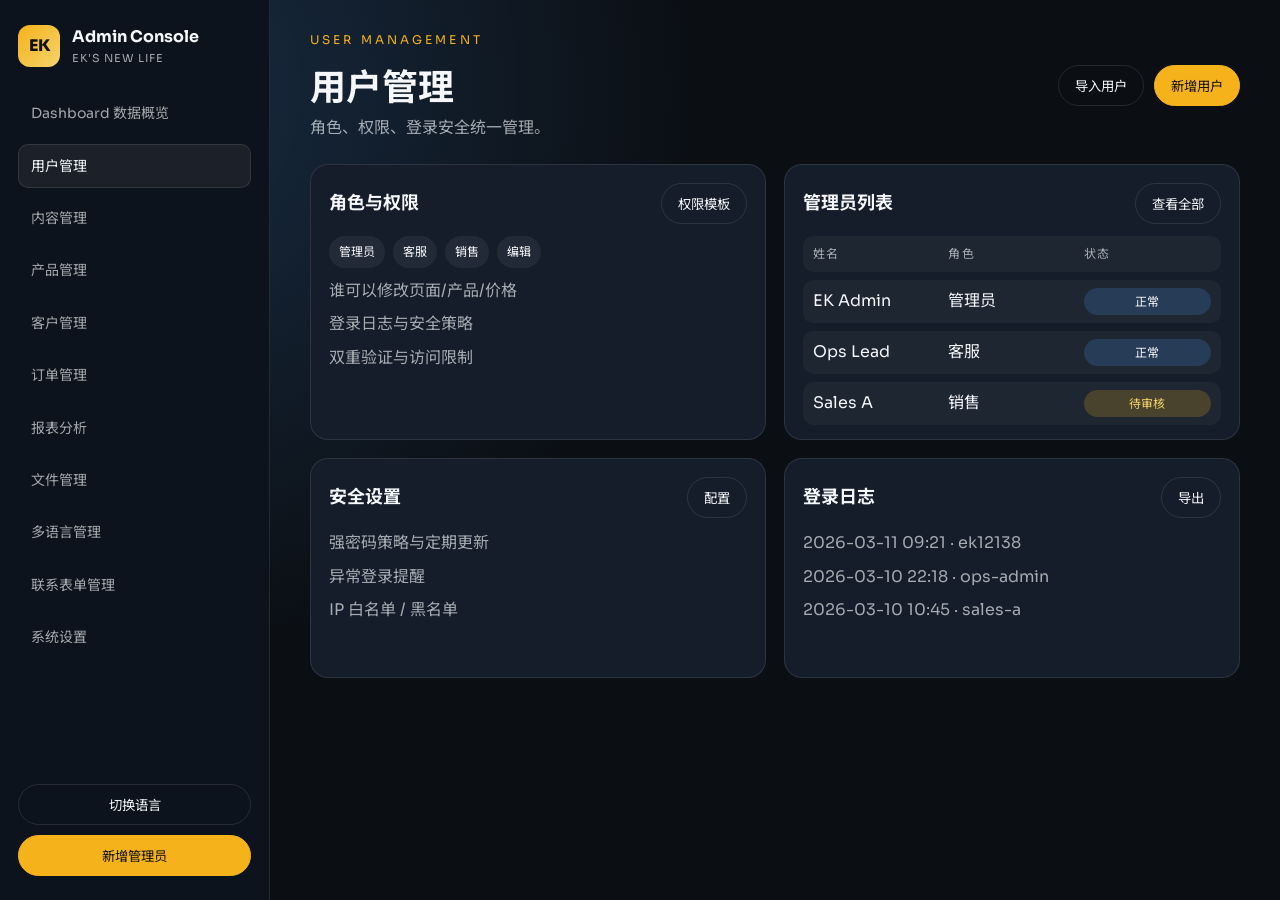
<file: admin-users.html>
﻿<!doctype html>
<html lang="zh-CN">
<head>
  <meta charset="UTF-8" />
  <meta name="viewport" content="width=device-width, initial-scale=1.0" />
  <title>用户管理 | Admin</title>
  <link href="https://fonts.googleapis.com/css2?family=Playfair+Display:wght@600;700&family=Sora:wght@300;400;500;600;700&family=Noto+Sans+SC:wght@400;500;700&display=swap" rel="stylesheet" />
  <link rel="stylesheet" href="admin.css" />
</head>
<body>
  <div class="admin-shell">
    <aside class="sidebar">
      <div class="sidebar-brand">
        <div class="logo">EK</div>
        <div>
          <div class="brand-title">Admin Console</div>
          <div class="brand-sub">EK'S NEW LIFE</div>
        </div>
      </div>
      <nav class="menu">
        <a class="menu-item" href="admin.html">Dashboard 数据概览</a>
        <a class="menu-item active" href="admin-users.html">用户管理</a>
        <a class="menu-item" href="admin-content.html">内容管理</a>
        <a class="menu-item" href="admin-products.html">产品管理</a>
        <a class="menu-item" href="admin-crm.html">客户管理</a>
        <a class="menu-item" href="admin-orders.html">订单管理</a>
        <a class="menu-item" href="admin-analytics.html">报表分析</a>
        <a class="menu-item" href="admin-media.html">文件管理</a>
        <a class="menu-item" href="admin-i18n.html">多语言管理</a>
        <a class="menu-item" href="admin-forms.html">联系表单管理</a>
        <a class="menu-item" href="admin-settings.html">系统设置</a>
      </nav>
      <div class="sidebar-foot">
        <button class="ghost">切换语言</button>
        <button class="primary">新增管理员</button>
      </div>
    </aside>

    <main class="main">
      <header class="topbar">
        <div>
          <p class="eyebrow">USER MANAGEMENT</p>
          <h1>用户管理</h1>
          <p class="muted">角色、权限、登录安全统一管理。</p>
        </div>
        <div class="topbar-actions">
          <button class="ghost">导入用户</button>
          <button class="primary">新增用户</button>
        </div>
      </header>

      <section class="grid">
        <article class="panel">
          <div class="panel-head"><h2>角色与权限</h2><button class="ghost">权限模板</button></div>
          <div class="pill-group">
            <span>管理员</span><span>客服</span><span>销售</span><span>编辑</span>
          </div>
          <ul class="list">
            <li>谁可以修改页面/产品/价格</li>
            <li>登录日志与安全策略</li>
            <li>双重验证与访问限制</li>
          </ul>
        </article>

        <article class="panel">
          <div class="panel-head"><h2>管理员列表</h2><button class="ghost">查看全部</button></div>
          <div class="table">
            <div class="table-row table-head"><span>姓名</span><span>角色</span><span>状态</span></div>
            <div class="table-row"><span>EK Admin</span><span>管理员</span><span class="tag">正常</span></div>
            <div class="table-row"><span>Ops Lead</span><span>客服</span><span class="tag">正常</span></div>
            <div class="table-row"><span>Sales A</span><span>销售</span><span class="tag warn">待审核</span></div>
          </div>
        </article>

        <article class="panel">
          <div class="panel-head"><h2>安全设置</h2><button class="ghost">配置</button></div>
          <ul class="list">
            <li>强密码策略与定期更新</li>
            <li>异常登录提醒</li>
            <li>IP 白名单 / 黑名单</li>
          </ul>
        </article>

        <article class="panel">
          <div class="panel-head"><h2>登录日志</h2><button class="ghost">导出</button></div>
          <ul class="list">
            <li>2026-03-11 09:21 · ek12138</li>
            <li>2026-03-10 22:18 · ops-admin</li>
            <li>2026-03-10 10:45 · sales-a</li>
          </ul>
        </article>
      </section>
    </main>
  </div>
</body>
</html>
</file>
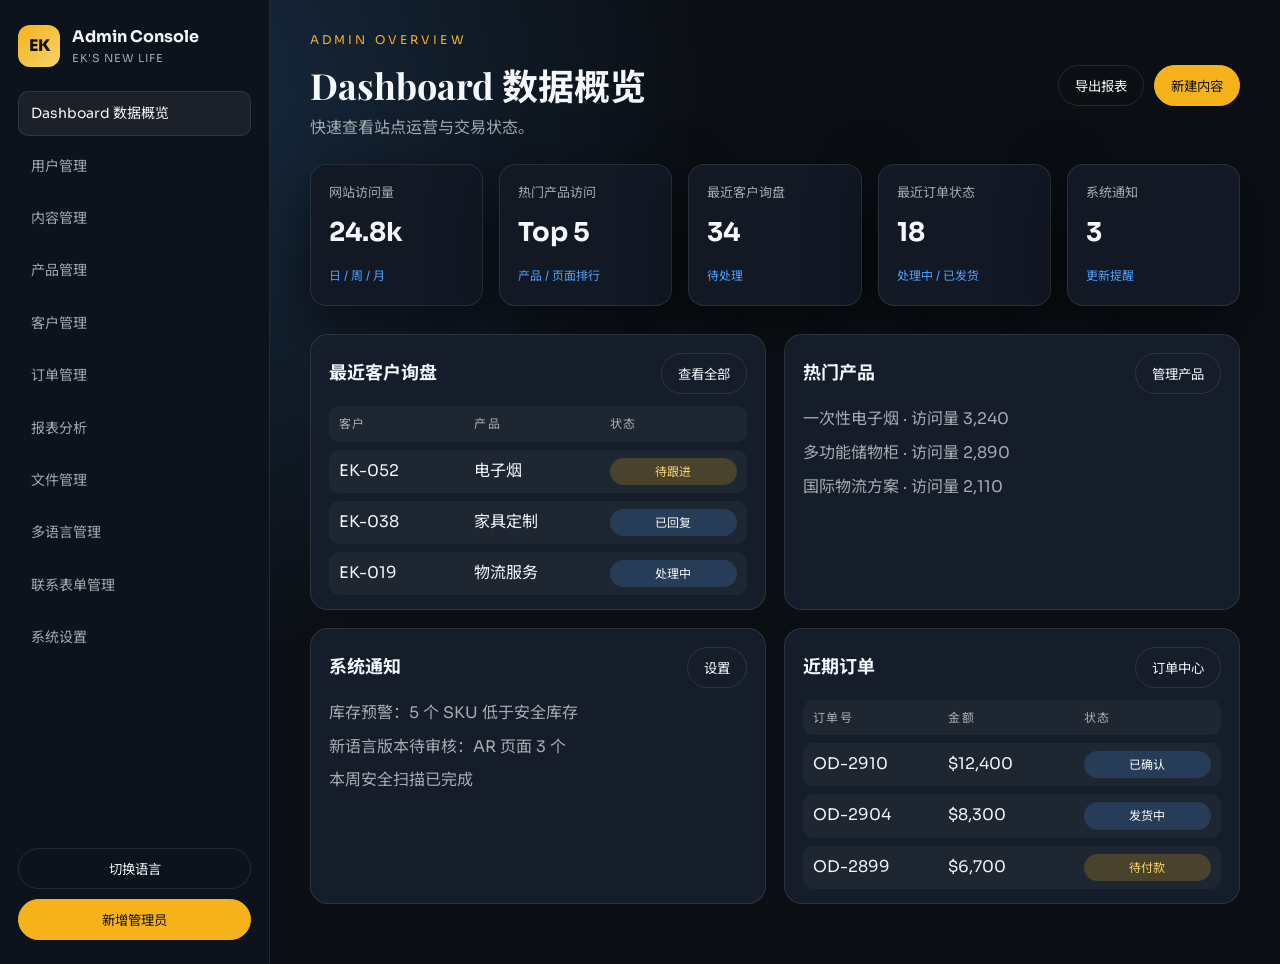
<file: admin.html>
﻿<!doctype html>
<html lang="zh-CN">
<head>
  <meta charset="UTF-8" />
  <meta name="viewport" content="width=device-width, initial-scale=1.0" />
  <title>Admin Console | EK'S NEW LIFE</title>
  <link href="https://fonts.googleapis.com/css2?family=Playfair+Display:wght@600;700&family=Sora:wght@300;400;500;600;700&family=Noto+Sans+SC:wght@400;500;700&display=swap" rel="stylesheet" />
  <link rel="stylesheet" href="admin.css" />
</head>
<body>
  <div class="admin-shell">
    <aside class="sidebar">
      <div class="sidebar-brand">
        <div class="logo">EK</div>
        <div>
          <div class="brand-title">Admin Console</div>
          <div class="brand-sub">EK'S NEW LIFE</div>
        </div>
      </div>
      <nav class="menu">
        <a class="menu-item active" href="admin.html">Dashboard 数据概览</a>
        <a class="menu-item" href="admin-users.html">用户管理</a>
        <a class="menu-item" href="admin-content.html">内容管理</a>
        <a class="menu-item" href="admin-products.html">产品管理</a>
        <a class="menu-item" href="admin-crm.html">客户管理</a>
        <a class="menu-item" href="admin-orders.html">订单管理</a>
        <a class="menu-item" href="admin-analytics.html">报表分析</a>
        <a class="menu-item" href="admin-media.html">文件管理</a>
        <a class="menu-item" href="admin-i18n.html">多语言管理</a>
        <a class="menu-item" href="admin-forms.html">联系表单管理</a>
        <a class="menu-item" href="admin-settings.html">系统设置</a>
      </nav>
      <div class="sidebar-foot">
        <button class="ghost">切换语言</button>
        <button class="primary">新增管理员</button>
      </div>
    </aside>

    <main class="main">
      <header class="topbar">
        <div>
          <p class="eyebrow">ADMIN OVERVIEW</p>
          <h1>Dashboard 数据概览</h1>
          <p class="muted">快速查看站点运营与交易状态。</p>
        </div>
        <div class="topbar-actions">
          <button class="ghost">导出报表</button>
          <button class="primary">新建内容</button>
        </div>
      </header>

      <section class="stats">
        <div class="stat-card">
          <p>网站访问量</p>
          <h3>24.8k</h3>
          <span>日 / 周 / 月</span>
        </div>
        <div class="stat-card">
          <p>热门产品访问</p>
          <h3>Top 5</h3>
          <span>产品 / 页面排行</span>
        </div>
        <div class="stat-card">
          <p>最近客户询盘</p>
          <h3>34</h3>
          <span>待处理</span>
        </div>
        <div class="stat-card">
          <p>最近订单状态</p>
          <h3>18</h3>
          <span>处理中 / 已发货</span>
        </div>
        <div class="stat-card">
          <p>系统通知</p>
          <h3>3</h3>
          <span>更新提醒</span>
        </div>
      </section>

      <section class="grid">
        <article class="panel">
          <div class="panel-head">
            <h2>最近客户询盘</h2>
            <button class="ghost">查看全部</button>
          </div>
          <div class="table">
            <div class="table-row table-head">
              <span>客户</span><span>产品</span><span>状态</span>
            </div>
            <div class="table-row"><span>EK-052</span><span>电子烟</span><span class="tag warn">待跟进</span></div>
            <div class="table-row"><span>EK-038</span><span>家具定制</span><span class="tag">已回复</span></div>
            <div class="table-row"><span>EK-019</span><span>物流服务</span><span class="tag">处理中</span></div>
          </div>
        </article>

        <article class="panel">
          <div class="panel-head">
            <h2>热门产品</h2>
            <button class="ghost">管理产品</button>
          </div>
          <ul class="list">
            <li>一次性电子烟 · 访问量 3,240</li>
            <li>多功能储物柜 · 访问量 2,890</li>
            <li>国际物流方案 · 访问量 2,110</li>
          </ul>
        </article>

        <article class="panel">
          <div class="panel-head">
            <h2>系统通知</h2>
            <button class="ghost">设置</button>
          </div>
          <ul class="list">
            <li>库存预警：5 个 SKU 低于安全库存</li>
            <li>新语言版本待审核：AR 页面 3 个</li>
            <li>本周安全扫描已完成</li>
          </ul>
        </article>

        <article class="panel">
          <div class="panel-head">
            <h2>近期订单</h2>
            <button class="ghost">订单中心</button>
          </div>
          <div class="table">
            <div class="table-row table-head">
              <span>订单号</span><span>金额</span><span>状态</span>
            </div>
            <div class="table-row"><span>OD-2910</span><span>$12,400</span><span class="tag">已确认</span></div>
            <div class="table-row"><span>OD-2904</span><span>$8,300</span><span class="tag">发货中</span></div>
            <div class="table-row"><span>OD-2899</span><span>$6,700</span><span class="tag warn">待付款</span></div>
          </div>
        </article>
      </section>
    </main>
  </div>
</body>
</html>
</file>
<file: styles.css>
﻿:root {
  --bg: #0a0e14;
  --bg-alt: #0f1520;
  --surface: rgba(18,24,34,0.92);
  --surface-strong: #141b26;
  --surface-light: rgba(255,255,255,0.06);
  --text: #f3f6fb;
  --muted: rgba(243,246,251,0.72);
  --accent: #f5b21b;
  --accent-2: #4da1ff;
  --line: rgba(255,255,255,0.12);
  --shadow: 0 28px 70px rgba(0,0,0,0.5);
}
* { box-sizing: border-box; margin: 0; padding: 0; }
body {
  font-family: 'Sora', 'Noto Sans SC', sans-serif;
  background: radial-gradient(circle at 12% 12%, rgba(77,161,255,0.18), transparent 45%),
              radial-gradient(circle at 85% 5%, rgba(245,178,27,0.12), transparent 40%),
              var(--bg);
  color: var(--text);
  line-height: 1.65;
}
body::before {
  content: '';
  position: fixed;
  inset: 0;
  background: url('assets/visuals/hero-port.jpg') center/cover no-repeat;
  opacity: 0.08;
  z-index: -2;
}
.container { width: min(1200px, calc(100% - 40px)); margin: 0 auto; }

.top-strip {
  background: #000;
  color: #d8dbe2;
  font-size: 12px;
  letter-spacing: 0.18em;
  text-transform: uppercase;
  padding: 8px 0;
  text-align: center;
}

.site-header {
  position: sticky;
  top: 0;
  z-index: 10;
  backdrop-filter: blur(14px);
  background: rgba(8,12,18,0.9);
  border-bottom: 1px solid var(--line);
}
.header-inner {
  display: flex;
  align-items: center;
  justify-content: space-between;
  padding: 16px 0;
  gap: 20px;
}
.brand { display: flex; align-items: center; gap: 12px; }
.logo {
  width: 48px; height: 48px; border-radius: 14px;
  background: linear-gradient(135deg, var(--accent), #f5d46b);
  display: grid; place-items: center;
  font-weight: 800; color: #0b0f14;
}
.brand-title { font-weight: 700; letter-spacing: 0.02em; }
.brand-sub { font-size: 11px; color: var(--muted); letter-spacing: 0.08em; }

.nav { display: flex; gap: 16px; font-size: 14px; }
.nav a { color: var(--muted); text-decoration: none; }
.nav a:hover { color: var(--text); }

.header-actions { display: flex; gap: 10px; align-items: center; flex-wrap: wrap; }
.lang { display: flex; gap: 6px; padding: 4px; border: 1px solid var(--line); border-radius: 999px; background: rgba(255,255,255,0.04); }
.lang-btn {
  padding: 6px 10px; border: none; border-radius: 999px;
  background: transparent; color: var(--muted); font-size: 12px; cursor: pointer;
}
.lang-btn.active { background: var(--surface-light); color: var(--text); }

.btn {
  padding: 10px 18px;
  border-radius: 999px;
  border: 1px solid var(--line);
  background: transparent;
  color: var(--text);
  cursor: pointer;
  font-weight: 600;
}
.btn.primary { background: var(--accent); color: #111; border-color: var(--accent); }
.btn.ghost { background: transparent; }

.hero {
  position: relative;
  min-height: 78vh;
  display: grid;
  align-items: center;
  background-image: linear-gradient(120deg, rgba(6,10,16,0.92), rgba(6,10,16,0.35)), var(--hero-bg);
  background-size: cover;
  background-position: center;
  border-bottom: 1px solid var(--line);
}
.hero::after {
  content: '';
  position: absolute;
  inset: 0;
  background: radial-gradient(700px 420px at 15% 10%, rgba(77,161,255,0.3), transparent 65%);
  opacity: 0.7;
}
.hero-overlay { position: absolute; inset: 0; background: linear-gradient(180deg, rgba(10,14,20,0.15), rgba(10,14,20,0.85)); }
.hero-grid { position: relative; display: grid; grid-template-columns: 1.1fr 0.9fr; gap: 30px; padding: 80px 0; z-index: 1; }
.hero-copy h1 { font-family: 'Playfair Display', 'Noto Sans SC', serif; font-size: clamp(36px, 5.2vw, 60px); margin: 12px 0; }
.lead { color: var(--muted); max-width: 520px; }
.eyebrow { text-transform: uppercase; letter-spacing: 0.26em; font-size: 12px; color: var(--accent); }
.hero-actions { display: flex; gap: 12px; margin: 20px 0; flex-wrap: wrap; }
.hero-tags { display: flex; gap: 10px; flex-wrap: wrap; }
.hero-tags span { padding: 6px 12px; background: var(--surface-light); border-radius: 999px; font-size: 12px; }
.mini-proof { display: grid; grid-template-columns: repeat(3, minmax(0,1fr)); gap: 10px; margin-top: 18px; }
.mini-proof div { background: var(--surface-light); border-radius: 14px; padding: 10px; text-align: center; }
.mini-proof strong { display: block; font-size: 18px; }
.hero-card {
  background: rgba(12,17,24,0.82);
  border: 1px solid var(--line);
  border-radius: 22px;
  padding: 22px;
  box-shadow: var(--shadow);
}
.hero-card-head { font-size: 12px; letter-spacing: 0.24em; text-transform: uppercase; color: var(--muted); }
.hero-card h3 { margin: 10px 0 16px; font-weight: 600; }
.hero-stats { display: grid; grid-template-columns: repeat(3, minmax(0,1fr)); gap: 10px; }
.hero-stats div { background: var(--surface-light); border-radius: 14px; padding: 10px; text-align: center; }
.hero-stats strong { display: block; font-size: 18px; }
.hero-cta { display: flex; gap: 10px; margin-top: 16px; flex-wrap: wrap; }
.scroll-hint { position: absolute; bottom: 20px; left: 50%; transform: translateX(-50%); font-size: 12px; color: var(--muted); letter-spacing: 0.3em; text-transform: uppercase; }

.logo-strip { padding: 18px 0; background: #0f141c; border-top: 1px solid var(--line); border-bottom: 1px solid var(--line); }
.logo-track { display: flex; gap: 30px; flex-wrap: wrap; justify-content: space-between; color: var(--muted); font-size: 12px; letter-spacing: 0.16em; text-transform: uppercase; }

.section { padding: 80px 0; }
.section-head { margin-bottom: 26px; max-width: 720px; }
.section-head h2 { font-family: 'Playfair Display', 'Noto Sans SC', serif; font-size: 34px; margin: 10px 0; }
.section-head p { color: var(--muted); }

.card-grid { display: grid; grid-template-columns: repeat(3, minmax(0,1fr)); gap: 18px; }
.card {
  position: relative;
  background: var(--surface);
  border: 1px solid var(--line);
  border-radius: 18px;
  padding: 22px;
  min-height: 170px;
  overflow: hidden;
}
.card::after {
  content: '';
  position: absolute;
  inset: 0;
  background: linear-gradient(130deg, rgba(77,161,255,0.16), transparent 60%);
  opacity: 0.6;
  z-index: 0;
}
.card h3, .card p { position: relative; z-index: 1; }
.card p { color: var(--muted); }
.card.bg-a { background-image: radial-gradient(circle at 20% 20%, rgba(245,178,27,0.22), transparent 55%); }
.card.bg-b { background-image: radial-gradient(circle at 80% 20%, rgba(77,161,255,0.2), transparent 55%); }
.card.bg-c { background-image: radial-gradient(circle at 20% 80%, rgba(137,106,255,0.2), transparent 60%); }
.card.bg-d { background-image: radial-gradient(circle at 70% 70%, rgba(245,178,27,0.2), transparent 60%); }
.card.bg-e { background-image: radial-gradient(circle at 30% 60%, rgba(77,161,255,0.18), transparent 60%); }
.card.bg-f { background-image: radial-gradient(circle at 70% 30%, rgba(137,106,255,0.18), transparent 60%); }

.visual-band {
  background-image: linear-gradient(120deg, rgba(7,11,16,0.92), rgba(7,11,16,0.35)), var(--band-bg);
  background-size: cover;
  background-position: center;
}
.band-content { display: flex; justify-content: space-between; align-items: center; gap: 20px; }
.band-tags { display: flex; gap: 10px; flex-wrap: wrap; }
.band-tags span { background: var(--surface-light); border-radius: 999px; padding: 6px 12px; }

.steps { display: grid; grid-template-columns: repeat(5, minmax(0,1fr)); gap: 14px; }
.step { background: var(--surface-strong); border: 1px solid var(--line); border-radius: 16px; padding: 16px; }
.step span { color: var(--accent); font-weight: 700; }
.step h4 { margin: 8px 0; }
.step p { color: var(--muted); }

.split { display: grid; grid-template-columns: 1.1fr 0.9fr; gap: 30px; }
.info-panel { background: var(--surface-strong); border: 1px solid var(--line); border-radius: 18px; padding: 22px; }
.info-panel ul { padding-left: 18px; }
.info-panel li { margin-bottom: 8px; color: var(--muted); }

.contact-card { background: var(--surface-strong); border: 1px solid var(--line); border-radius: 22px; padding: 32px; display: flex; justify-content: space-between; align-items: center; gap: 20px; }
.contact-actions { display: flex; gap: 12px; flex-wrap: wrap; }

.footer { border-top: 1px solid var(--line); padding: 30px 0; }
.footer-inner { display: flex; justify-content: space-between; color: var(--muted); }

@media (max-width: 1100px) {
  .hero-grid, .split, .card-grid { grid-template-columns: 1fr; }
  .steps { grid-template-columns: repeat(2, minmax(0,1fr)); }
  .band-content { flex-direction: column; align-items: flex-start; }
  .contact-card { flex-direction: column; align-items: flex-start; }
}
@media (max-width: 720px) {
  .header-inner { flex-direction: column; align-items: flex-start; }
  .header-actions { width: 100%; }
  .btn { width: 100%; }
  .hero-actions, .hero-cta { flex-direction: column; }
  .steps { grid-template-columns: 1fr; }
  .scroll-hint { display: none; }
}
</file>
<file: admin.css>
﻿:root {
  --bg: #0b0f14;
  --surface: #121824;
  --surface-2: #151d2a;
  --text: #f5f7fb;
  --muted: rgba(245,247,251,0.65);
  --accent: #f5b21b;
  --accent-2: #4da1ff;
  --line: rgba(255,255,255,0.1);
  --shadow: 0 20px 60px rgba(0,0,0,0.5);
}
* { box-sizing: border-box; margin: 0; padding: 0; }
body {
  font-family: 'Sora', 'Noto Sans SC', sans-serif;
  background: radial-gradient(circle at 10% 10%, rgba(77,161,255,0.2), transparent 40%), var(--bg);
  color: var(--text);
  line-height: 1.6;
}

.admin-shell {
  display: grid;
  grid-template-columns: 270px 1fr;
  min-height: 100vh;
}

.sidebar {
  background: #0d131c;
  border-right: 1px solid var(--line);
  padding: 24px 18px;
  display: flex;
  flex-direction: column;
  gap: 24px;
}

.sidebar-brand {
  display: flex;
  align-items: center;
  gap: 12px;
}
.logo {
  width: 42px; height: 42px;
  border-radius: 12px;
  background: linear-gradient(135deg, var(--accent), #f5d46b);
  display: grid; place-items: center;
  font-weight: 800; color: #111;
}
.brand-title { font-weight: 700; }
.brand-sub { font-size: 11px; color: var(--muted); letter-spacing: 0.08em; }

.menu { display: flex; flex-direction: column; gap: 8px; }
.menu-item {
  padding: 10px 12px;
  border-radius: 10px;
  color: var(--muted);
  text-decoration: none;
  font-size: 14px;
  border: 1px solid transparent;
}
.menu-item:hover { color: var(--text); background: rgba(255,255,255,0.04); }
.menu-item.active { color: var(--text); border-color: var(--line); background: rgba(255,255,255,0.06); }

.sidebar-foot { margin-top: auto; display: grid; gap: 10px; }

.main {
  padding: 30px 40px 60px;
}

.topbar {
  display: flex;
  justify-content: space-between;
  align-items: center;
  gap: 20px;
  margin-bottom: 24px;
}
.eyebrow { text-transform: uppercase; letter-spacing: 0.26em; font-size: 12px; color: var(--accent); }
.topbar h1 { font-family: 'Playfair Display', 'Noto Sans SC', serif; font-size: 36px; margin-top: 8px; }
.topbar-actions { display: flex; gap: 10px; }

.stats {
  display: grid;
  grid-template-columns: repeat(5, minmax(0,1fr));
  gap: 16px;
  margin-bottom: 28px;
}
.stat-card {
  background: var(--surface);
  border: 1px solid var(--line);
  border-radius: 16px;
  padding: 18px;
  box-shadow: var(--shadow);
}
.stat-card p { color: var(--muted); font-size: 13px; }
.stat-card h3 { font-size: 26px; margin: 8px 0; }
.stat-card span { color: var(--accent-2); font-size: 12px; }

.grid {
  display: grid;
  grid-template-columns: repeat(2, minmax(0,1fr));
  gap: 18px;
}
.panel {
  background: var(--surface-2);
  border: 1px solid var(--line);
  border-radius: 18px;
  padding: 18px 18px 14px;
  min-height: 220px;
}
.panel-head {
  display: flex;
  justify-content: space-between;
  align-items: center;
  margin-bottom: 12px;
  gap: 10px;
}
.panel h2 { font-size: 18px; }
.list { list-style: none; display: grid; gap: 8px; color: var(--muted); }
.muted { color: var(--muted); }

.table { display: grid; gap: 8px; }
.table-row {
  display: grid;
  grid-template-columns: repeat(3, minmax(0,1fr));
  gap: 8px;
  padding: 8px 10px;
  border-radius: 10px;
  background: rgba(255,255,255,0.04);
}
.table-head { color: var(--muted); text-transform: uppercase; font-size: 12px; letter-spacing: 0.12em; }
.tag {
  display: inline-flex; align-items: center; justify-content: center;
  padding: 4px 10px; border-radius: 999px; background: rgba(77,161,255,0.18);
  font-size: 12px; color: var(--text);
}
.tag.warn { background: rgba(245,178,27,0.2); color: #f5d46b; }

.pill-group { display: flex; gap: 8px; flex-wrap: wrap; margin-bottom: 10px; }
.pill-group span { padding: 6px 10px; border-radius: 999px; background: rgba(255,255,255,0.06); font-size: 12px; }

.form { display: grid; gap: 10px; }
.form label { font-size: 12px; color: var(--muted); text-transform: uppercase; letter-spacing: 0.12em; }
.form input, .form select {
  background: rgba(255,255,255,0.06);
  border: 1px solid var(--line);
  border-radius: 10px;
  color: var(--text);
  padding: 10px;
}

.media-grid {
  display: grid;
  grid-template-columns: repeat(2, minmax(0,1fr));
  gap: 10px;
}
.media-card {
  border: 1px dashed var(--line);
  border-radius: 12px;
  padding: 18px;
  text-align: center;
  color: var(--muted);
}

.chart {
  height: 140px;
  border-radius: 14px;
  background: linear-gradient(135deg, rgba(77,161,255,0.2), rgba(255,255,255,0.02));
  display: grid;
  place-items: center;
  color: var(--muted);
}

button, .ghost, .primary {
  font-family: inherit;
  cursor: pointer;
  border-radius: 999px;
  padding: 10px 16px;
  border: 1px solid var(--line);
  background: transparent;
  color: var(--text);
}
.primary { background: var(--accent); color: #111; border-color: var(--accent); }
.ghost { background: transparent; }

@media (max-width: 1100px) {
  .admin-shell { grid-template-columns: 1fr; }
  .sidebar { flex-direction: row; flex-wrap: wrap; }
  .menu { flex-direction: row; flex-wrap: wrap; }
  .main { padding: 24px; }
  .stats { grid-template-columns: repeat(2, minmax(0,1fr)); }
  .grid { grid-template-columns: 1fr; }
}
@media (max-width: 720px) {
  .topbar { flex-direction: column; align-items: flex-start; }
  .topbar-actions { width: 100%; flex-direction: column; }
  .stats { grid-template-columns: 1fr; }
}
</file>
